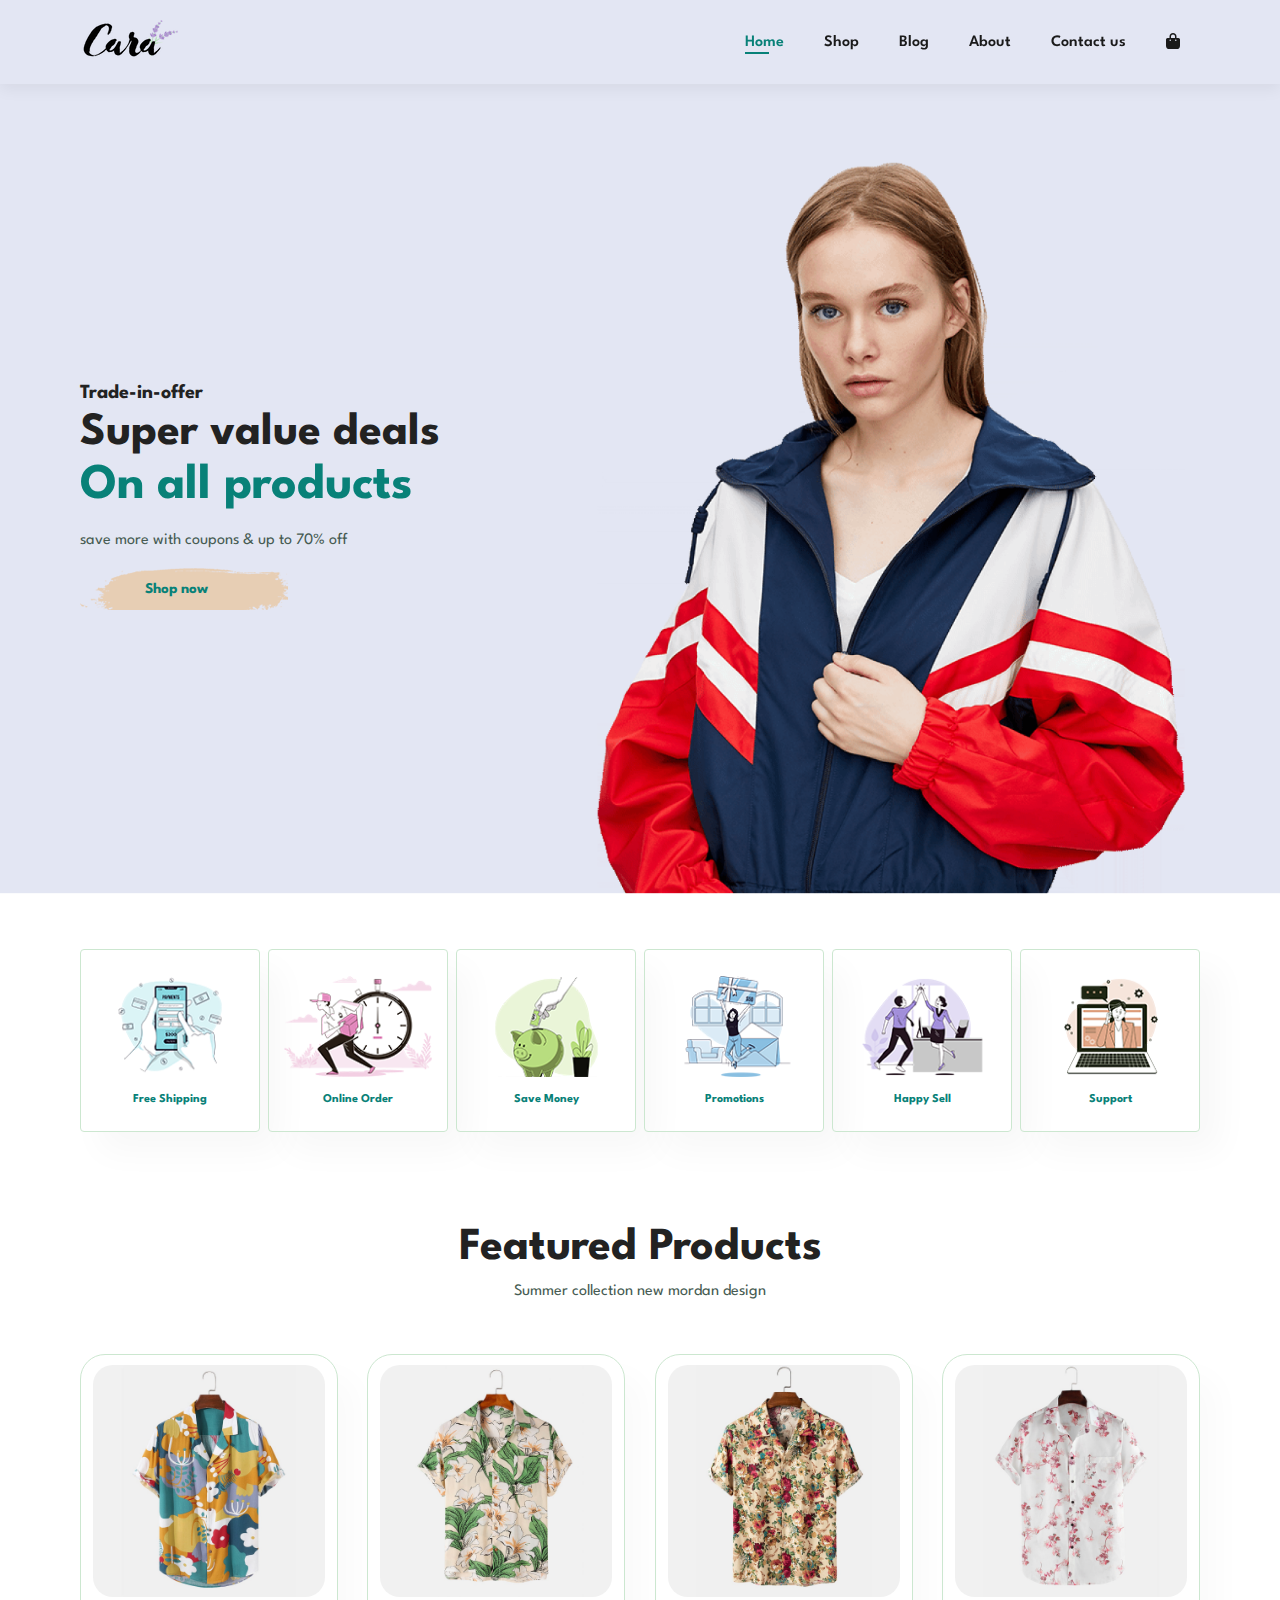
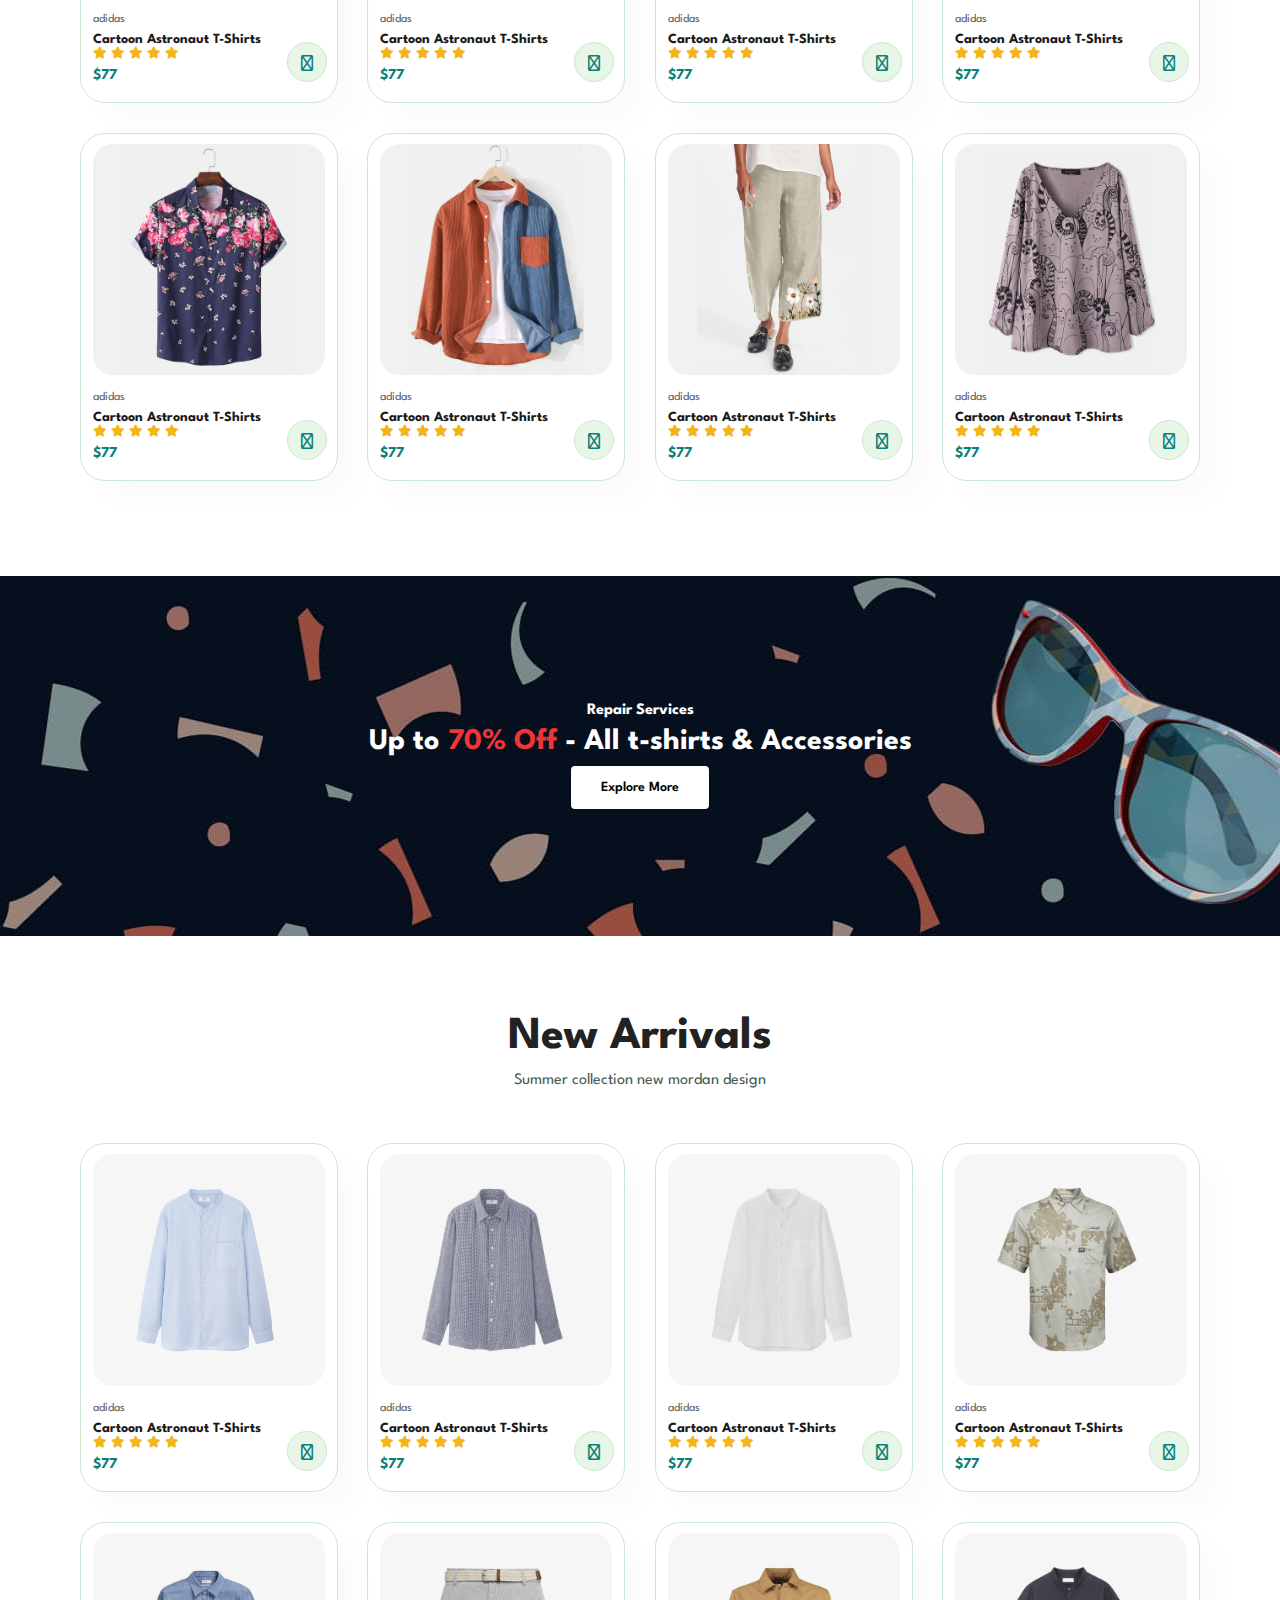
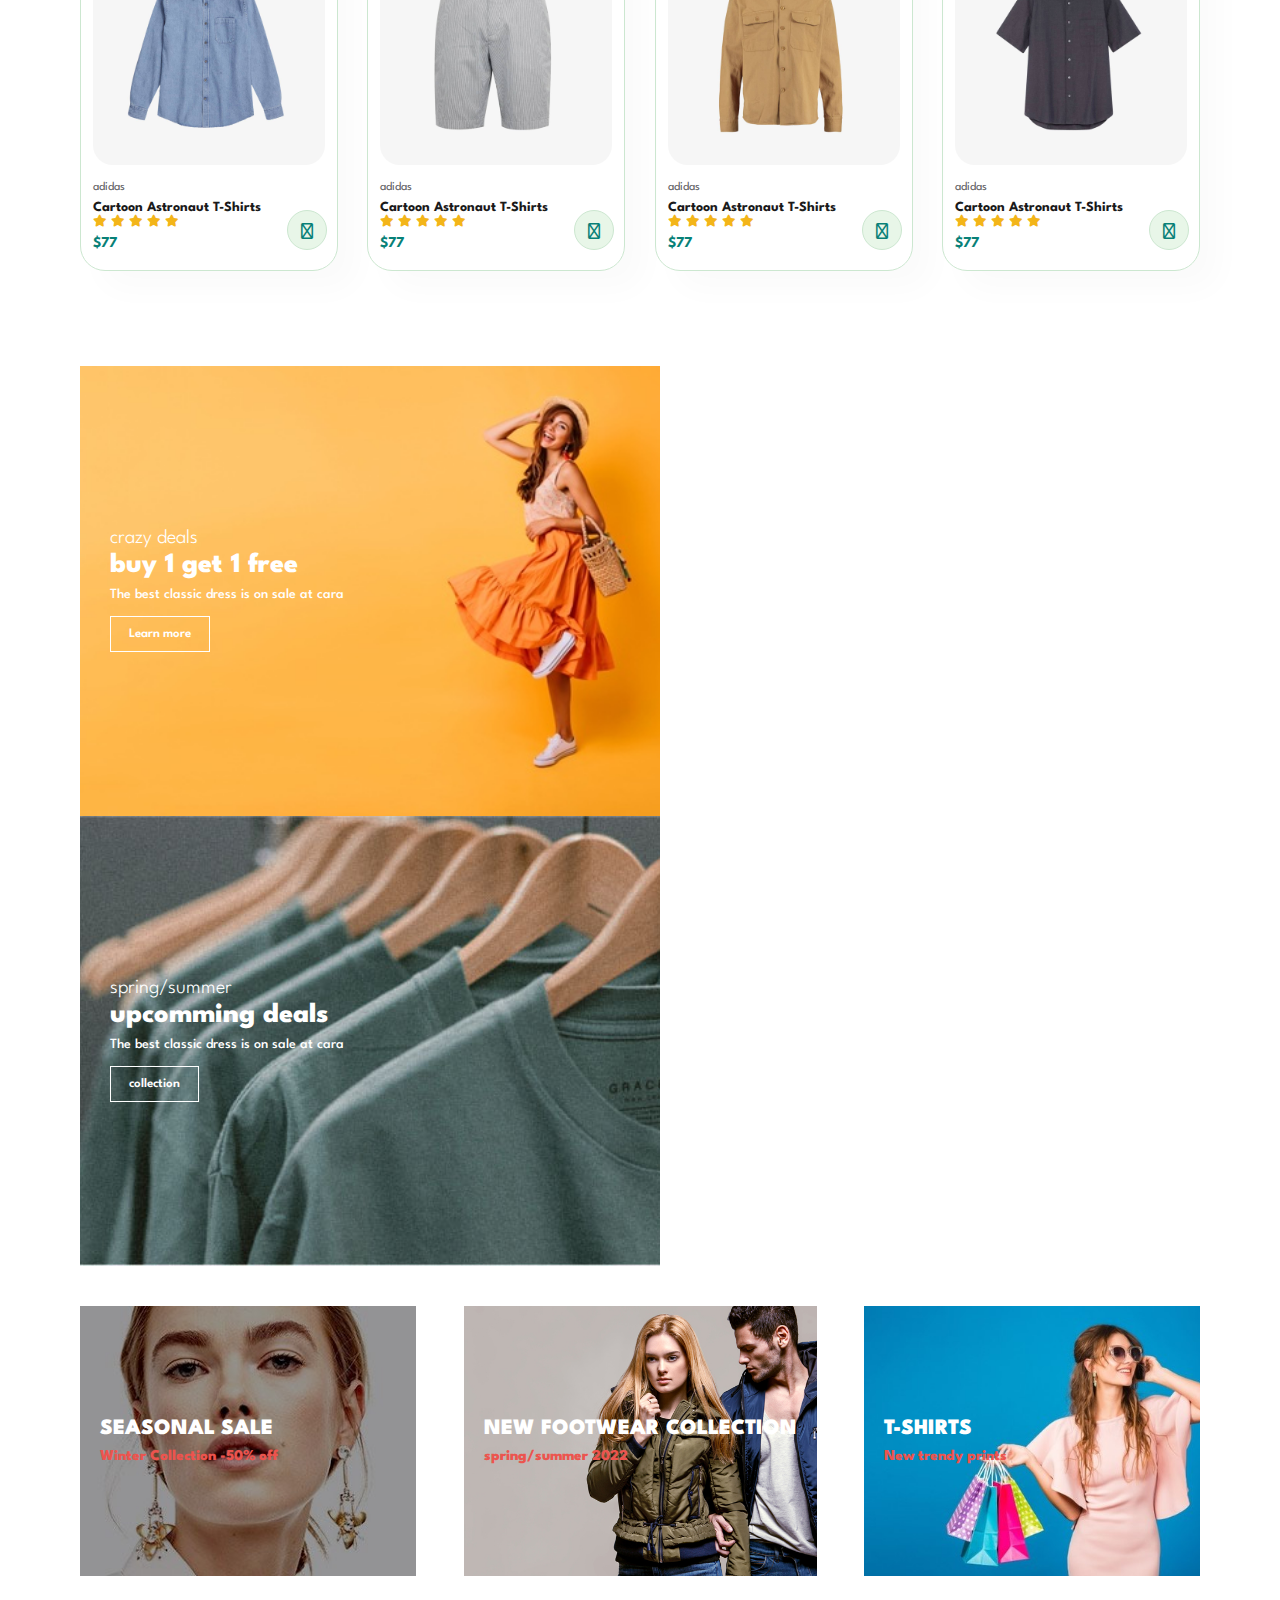
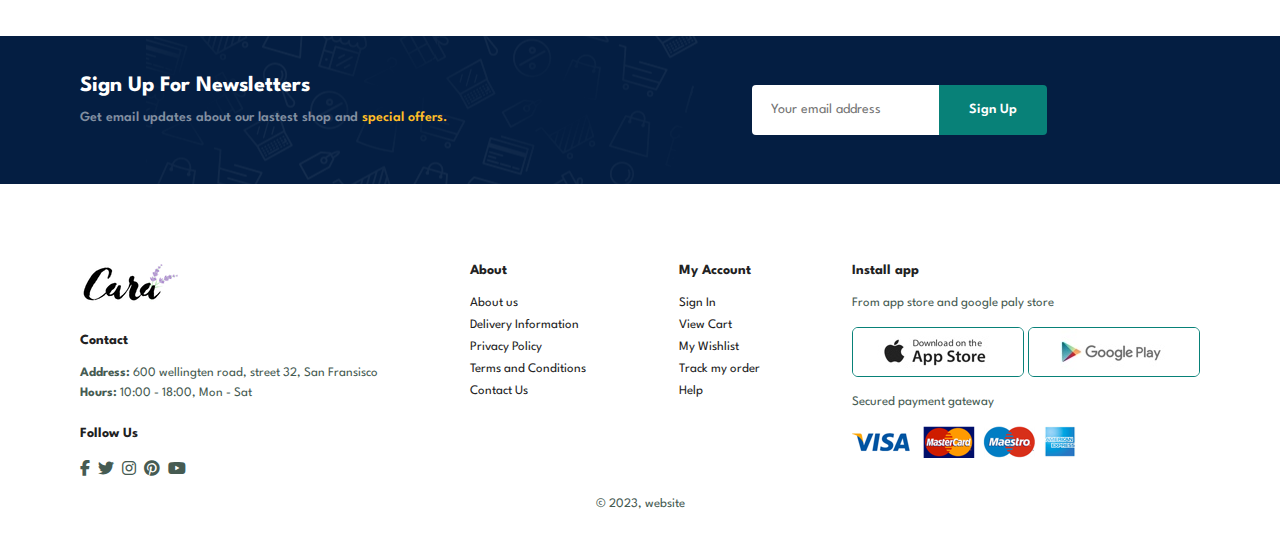
<file: index.html>
<!DOCTYPE html>
<html lang="en">
<head>
    <meta charset="UTF-8">
    <meta name="viewport" content="width=device-width, initial-scale=1.0">
    <title>Ecommerce website</title>

<link rel="stylesheet" href="https://cdnjs.cloudflare.com/ajax/libs/font-awesome/6.5.1/css/all.min.css">
    <link rel="stylesheet" href="style.css">
    
</head>
<body>
    <section id="header">
        <a href="#">
            <img src="images/logo.png" class="logo">
        </a>
        <div>
            <ul id="navbar">
                <li><a class="active" href="index.html">Home</a></li>
                <li><a href="shop.html">Shop</a></li>
                <li><a href="blog.html">Blog</a></li>
                <li><a href="about.html">About</a></li>
                <li><a href="contact.html">Contact us</a></li>
                <li id="lg-bag"><a href="cart.html"><i class="fa-solid fa-bag-shopping"></i></a></li>
                <a href="#" id="close"><i class="fa-solid fa-xmark"></i></a>
            </ul>
        </div>
        <div id="mobile">
            
            <a href="cart.html"><i class="fa-solid fa-bag-shopping"></i></a>
            <i id="bar" class="fa-solid fa-bars"></i>
        </div>
    </section>
    
    <section id="hero">
        <h4>Trade-in-offer</h4>
        <h2>Super value deals</h2>
        <h1>On all products</h1>
        <p>save more with coupons & up to 70% off</p>

        <button>Shop now</button>
    </section>

    <section id="feature" class="section-p1">
          <div class="fe-box">
               <img src="images/features/f1.png" alt="">
               <h6>Free Shipping</h6>
          </div>
          <div class="fe-box">
            <img src="images/features/f2.png" alt="">
            <h6>Online Order</h6>
       </div>
       <div class="fe-box">
        <img src="images/features/f3.png" alt="">
        <h6>Save Money</h6>
       </div>
       <div class="fe-box">
            <img src="images/features/f4.png" alt="">
            <h6>Promotions</h6>
        </div> 
        <div class="fe-box">
            <img src="images/features/f5.png" alt="">
            <h6>Happy Sell</h6>
        </div>
        <div class="fe-box">
            <img src="images/features/f6.png" alt="">
            <h6>Support</h6>
        </div>
    </section>

    <section id="product1" class="section-p1">
       <h2>Featured Products</h2>
       <p>Summer collection new mordan design</p>
       <div class="pro-container">
        <div class="pro"> 
           <img src="images/products/f1.jpg" alt="">
           <div class="des">
            <span>adidas</span>
            <h5>Cartoon Astronaut T-Shirts</h5>
            <div class="star">
                <i class="fas fa-star"></i>
                <i class="fas fa-star"></i>
                <i class="fas fa-star"></i>
                <i class="fas fa-star"></i>
                <i class="fas fa-star"></i>
            </div>
            <h4>$77</h4>
           </div>
           <a href="#"><i class="fa-solid fa-cart-shopping shop"></i></a>
        </div>
        <div class="pro"> 
            <img src="images/products/f2.jpg" alt="">
            <div class="des">
             <span>adidas</span>
             <h5>Cartoon Astronaut T-Shirts</h5>
             <div class="star">
                 <i class="fas fa-star"></i>
                 <i class="fas fa-star"></i>
                 <i class="fas fa-star"></i>
                 <i class="fas fa-star"></i>
                 <i class="fas fa-star"></i>
             </div>
             <h4>$77</h4>
            </div>
            <a href="#"><i class="fa-sharp fa-solid fa-cart-shopping shop"></i></a>
         </div>
         <div class="pro"> 
            <img src="images/products/f3.jpg" alt="">
            <div class="des">
             <span>adidas</span>
             <h5>Cartoon Astronaut T-Shirts</h5>
             <div class="star">
                 <i class="fas fa-star"></i>
                 <i class="fas fa-star"></i>
                 <i class="fas fa-star"></i>
                 <i class="fas fa-star"></i>
                 <i class="fas fa-star"></i>
             </div>
             <h4>$77</h4>
            </div>
            <a href="#"><i class="fa-sharp fa-solid fa-cart-shopping shop"></i></a>
         </div>
         <div class="pro"> 
            <img src="images/products/f4.jpg" alt="">
            <div class="des">
             <span>adidas</span>
             <h5>Cartoon Astronaut T-Shirts</h5>
             <div class="star">
                 <i class="fas fa-star"></i>
                 <i class="fas fa-star"></i>
                 <i class="fas fa-star"></i>
                 <i class="fas fa-star"></i>
                 <i class="fas fa-star"></i>
             </div>
             <h4>$77</h4>
            </div>
            <a href="#"><i class="fa-sharp fa-solid fa-cart-shopping shop"></i></a>
         </div>
         <div class="pro"> 
            <img src="images/products/f5.jpg" alt="">
            <div class="des">
             <span>adidas</span>
             <h5>Cartoon Astronaut T-Shirts</h5>
             <div class="star">
                 <i class="fas fa-star"></i>
                 <i class="fas fa-star"></i>
                 <i class="fas fa-star"></i>
                 <i class="fas fa-star"></i>
                 <i class="fas fa-star"></i>
             </div>
             <h4>$77</h4>
            </div>
            <a href="#"><i class="fa-sharp fa-solid fa-cart-shopping shop"></i></a>
         </div>
         <div class="pro"> 
            <img src="images/products/f6.jpg" alt="">
            <div class="des">
             <span>adidas</span>
             <h5>Cartoon Astronaut T-Shirts</h5>
             <div class="star">
                 <i class="fas fa-star"></i>
                 <i class="fas fa-star"></i>
                 <i class="fas fa-star"></i>
                 <i class="fas fa-star"></i>
                 <i class="fas fa-star"></i>
             </div>
             <h4>$77</h4>
            </div>
            <a href="#"><i class="fa-sharp fa-solid fa-cart-shopping shop"></i></a>
         </div>
         <div class="pro"> 
            <img src="images/products/f7.jpg" alt="">
            <div class="des">
             <span>adidas</span>
             <h5>Cartoon Astronaut T-Shirts</h5>
             <div class="star">
                 <i class="fas fa-star"></i>
                 <i class="fas fa-star"></i>
                 <i class="fas fa-star"></i>
                 <i class="fas fa-star"></i>
                 <i class="fas fa-star"></i>
             </div>
             <h4>$77</h4>
            </div>
            <a href="#"><i class="fa-sharp fa-solid fa-cart-shopping shop"></i></a>
         </div>
         <div class="pro"> 
            <img src="images/products/f8.jpg" alt="">
            <div class="des">
             <span>adidas</span>
             <h5>Cartoon Astronaut T-Shirts</h5>
             <div class="star">
                 <i class="fas fa-star"></i>
                 <i class="fas fa-star"></i>
                 <i class="fas fa-star"></i>
                 <i class="fas fa-star"></i>
                 <i class="fas fa-star"></i>
             </div>
             <h4>$77</h4>
            </div>
            <a href="#"><i class="fa-sharp fa-solid fa-cart-shopping shop"></i></a>
         </div>
       </div>
    </section>

    <section id="banner" class="section-m1">
        <h4>Repair Services</h4>
        <h2>Up to <span>70% Off</span> - All t-shirts & Accessories</h2>
        <button class="normal">Explore More</button>
    </section>
    
    <section id="product1" class="section-p1">
        <h2>New Arrivals</h2>
        <p>Summer collection new mordan design</p>
        <div class="pro-container">
         <div class="pro"> 
            <img src="images/products/n1.jpg" alt="">
            <div class="des">
             <span>adidas</span>
             <h5>Cartoon Astronaut T-Shirts</h5>
             <div class="star">
                 <i class="fas fa-star"></i>
                 <i class="fas fa-star"></i>
                 <i class="fas fa-star"></i>
                 <i class="fas fa-star"></i>
                 <i class="fas fa-star"></i>
             </div>
             <h4>$77</h4>
            </div>
            <a href="#"><i class="fa-sharp fa-solid fa-cart-shopping shop"></i></a>
         </div>
         <div class="pro"> 
             <img src="images/products/n2.jpg" alt="">
             <div class="des">
              <span>adidas</span>
              <h5>Cartoon Astronaut T-Shirts</h5>
              <div class="star">
                  <i class="fas fa-star"></i>
                  <i class="fas fa-star"></i>
                  <i class="fas fa-star"></i>
                  <i class="fas fa-star"></i>
                  <i class="fas fa-star"></i>
              </div>
              <h4>$77</h4>
             </div>
             <a href="#"><i class="fa-sharp fa-solid fa-cart-shopping shop"></i></a>
          </div>
          <div class="pro"> 
             <img src="images/products/n3.jpg" alt="">
             <div class="des">
              <span>adidas</span>
              <h5>Cartoon Astronaut T-Shirts</h5>
              <div class="star">
                  <i class="fas fa-star"></i>
                  <i class="fas fa-star"></i>
                  <i class="fas fa-star"></i>
                  <i class="fas fa-star"></i>
                  <i class="fas fa-star"></i>
              </div>
              <h4>$77</h4>
             </div>
             <a href="#"><i class="fa-sharp fa-solid fa-cart-shopping shop"></i></a>
          </div>
          <div class="pro"> 
             <img src="images/products/n4.jpg" alt="">
             <div class="des">
              <span>adidas</span>
              <h5>Cartoon Astronaut T-Shirts</h5>
              <div class="star">
                  <i class="fas fa-star"></i>
                  <i class="fas fa-star"></i>
                  <i class="fas fa-star"></i>
                  <i class="fas fa-star"></i>
                  <i class="fas fa-star"></i>
              </div>
              <h4>$77</h4>
             </div>
             <a href="#"><i class="fa-sharp fa-solid fa-cart-shopping shop"></i></a>
          </div>
          <div class="pro"> 
             <img src="images/products/n5.jpg" alt="">
             <div class="des">
              <span>adidas</span>
              <h5>Cartoon Astronaut T-Shirts</h5>
              <div class="star">
                  <i class="fas fa-star"></i>
                  <i class="fas fa-star"></i>
                  <i class="fas fa-star"></i>
                  <i class="fas fa-star"></i>
                  <i class="fas fa-star"></i>
              </div>
              <h4>$77</h4>
             </div>
             <a href="#"><i class="fa-sharp fa-solid fa-cart-shopping shop"></i></a>
          </div>
          <div class="pro"> 
             <img src="images/products/n6.jpg" alt="">
             <div class="des">
              <span>adidas</span>
              <h5>Cartoon Astronaut T-Shirts</h5>
              <div class="star">
                  <i class="fas fa-star"></i>
                  <i class="fas fa-star"></i>
                  <i class="fas fa-star"></i>
                  <i class="fas fa-star"></i>
                  <i class="fas fa-star"></i>
              </div>
              <h4>$77</h4>
             </div>
             <a href="#"><i class="fa-sharp fa-solid fa-cart-shopping shop"></i></a>
          </div>
          <div class="pro"> 
             <img src="images/products/n7.jpg" alt="">
             <div class="des">
              <span>adidas</span>
              <h5>Cartoon Astronaut T-Shirts</h5>
              <div class="star">
                  <i class="fas fa-star"></i>
                  <i class="fas fa-star"></i>
                  <i class="fas fa-star"></i>
                  <i class="fas fa-star"></i>
                  <i class="fas fa-star"></i>
              </div>
              <h4>$77</h4>
             </div>
             <a href="#"><i class="fa-sharp fa-solid fa-cart-shopping shop"></i></a>
          </div>
          <div class="pro"> 
             <img src="images/products/n8.jpg" alt="">
             <div class="des">
              <span>adidas</span>
              <h5>Cartoon Astronaut T-Shirts</h5>
              <div class="star">
                  <i class="fas fa-star"></i>
                  <i class="fas fa-star"></i>
                  <i class="fas fa-star"></i>
                  <i class="fas fa-star"></i>
                  <i class="fas fa-star"></i>
              </div>
              <h4>$77</h4>
             </div>
             <a href="#"><i class="fa-sharp fa-solid fa-cart-shopping shop"></i></a>
          </div>
        </div>
     </section>

    <section id="sm-banner" class="section-p1">
        <div class="banner-box">
            <h4>crazy deals</h4>
            <h2>buy 1 get 1 free</h2>
            <span>The best classic dress is on sale at cara</span>
            <button class="white">Learn more</button>
        </div>
        <div class="banner-box banner-box2">
            <h4>spring/summer</h4>
            <h2>upcomming deals</h2>
            <span>The best classic dress is on sale at cara</span>
            <button class="white">collection</button>
        </div>
    </section> 
    <section id="banner3">
        <div class="banner-box">
            <h2>SEASONAL SALE</h2>
            <h3>Winter Collection -50% off</h3>
        </div>
        <div class="banner-box banner-box3">
            <h2>NEW FOOTWEAR COLLECTION</h2>
            <h3>spring/summer 2022</h3>
        </div>
        <div class="banner-box banner-box4">
            <h2>T-SHIRTS</h2>
            <h3>New trendy prints</h3>
        </div>
    </section>

    <section id="newsletters" class="section-m1 section-p1">
        <div class="newstext">
            <h4>Sign Up For Newsletters</h4>
            <p>Get email updates about our lastest shop and <span>special offers.</span></p>
        </div>
        <div class="form">
            <input type="text" placeholder="Your email address">
            <button class="normal">Sign Up</button>
        </div>
    </section>
    
    <footer class="section-p1">
        <div class="col">
            <img class="logo" src="images/logo.png" alt="">
            <h4>Contact</h4>
            <p><strong>Address: </strong>600 wellingten road, street 32, San Fransisco</p>
            <p><strong>Hours: </strong>10:00 - 18:00, Mon - Sat</p>
            <div class="follow">
                <h4>Follow Us</h4>
                <div class="icon">
                    <i class="fa-brands fa-facebook-f"></i>
                    <i class="fa-brands fa-twitter"></i>
                    <i class="fa-brands fa-instagram"></i>
                    <i class="fa-brands fa-pinterest"></i>
                    <i class="fa-brands fa-youtube"></i>
                </div>
            </div>
            
        </div>
        <div class="col">
            <h4>About</h4>
            <a href="#">About us</a>
            <a href="#">Delivery Information</a>
            <a href="#">Privacy Policy</a>
            <a href="#">Terms and Conditions</a>
            <a href="#">Contact Us</a>
        </div>
        <div class="col">
            <h4>My Account</h4>
            <a href="#">Sign In</a>
            <a href="#">View Cart</a>
            <a href="#">My Wishlist</a>
            <a href="#">Track my order</a>
            <a href="#">Help</a>
        </div>
        <div class="col install">
            <h4>Install app</h4>
            <p>From app store and google paly store</p>
            <div class="row">
                <img src="images/pay/app.jpg" alt="">
                <img src="images/pay/play.jpg" alt="">
            </div>
            <p>Secured payment gateway</p>
            <img src="images/pay/pay.png" alt="">
        </div>
        <div class="copyright">
            <p> © 2023, website</p>
        </div>
    </footer>

    <script src="script.js"></script>
</body>
</html>
</file>
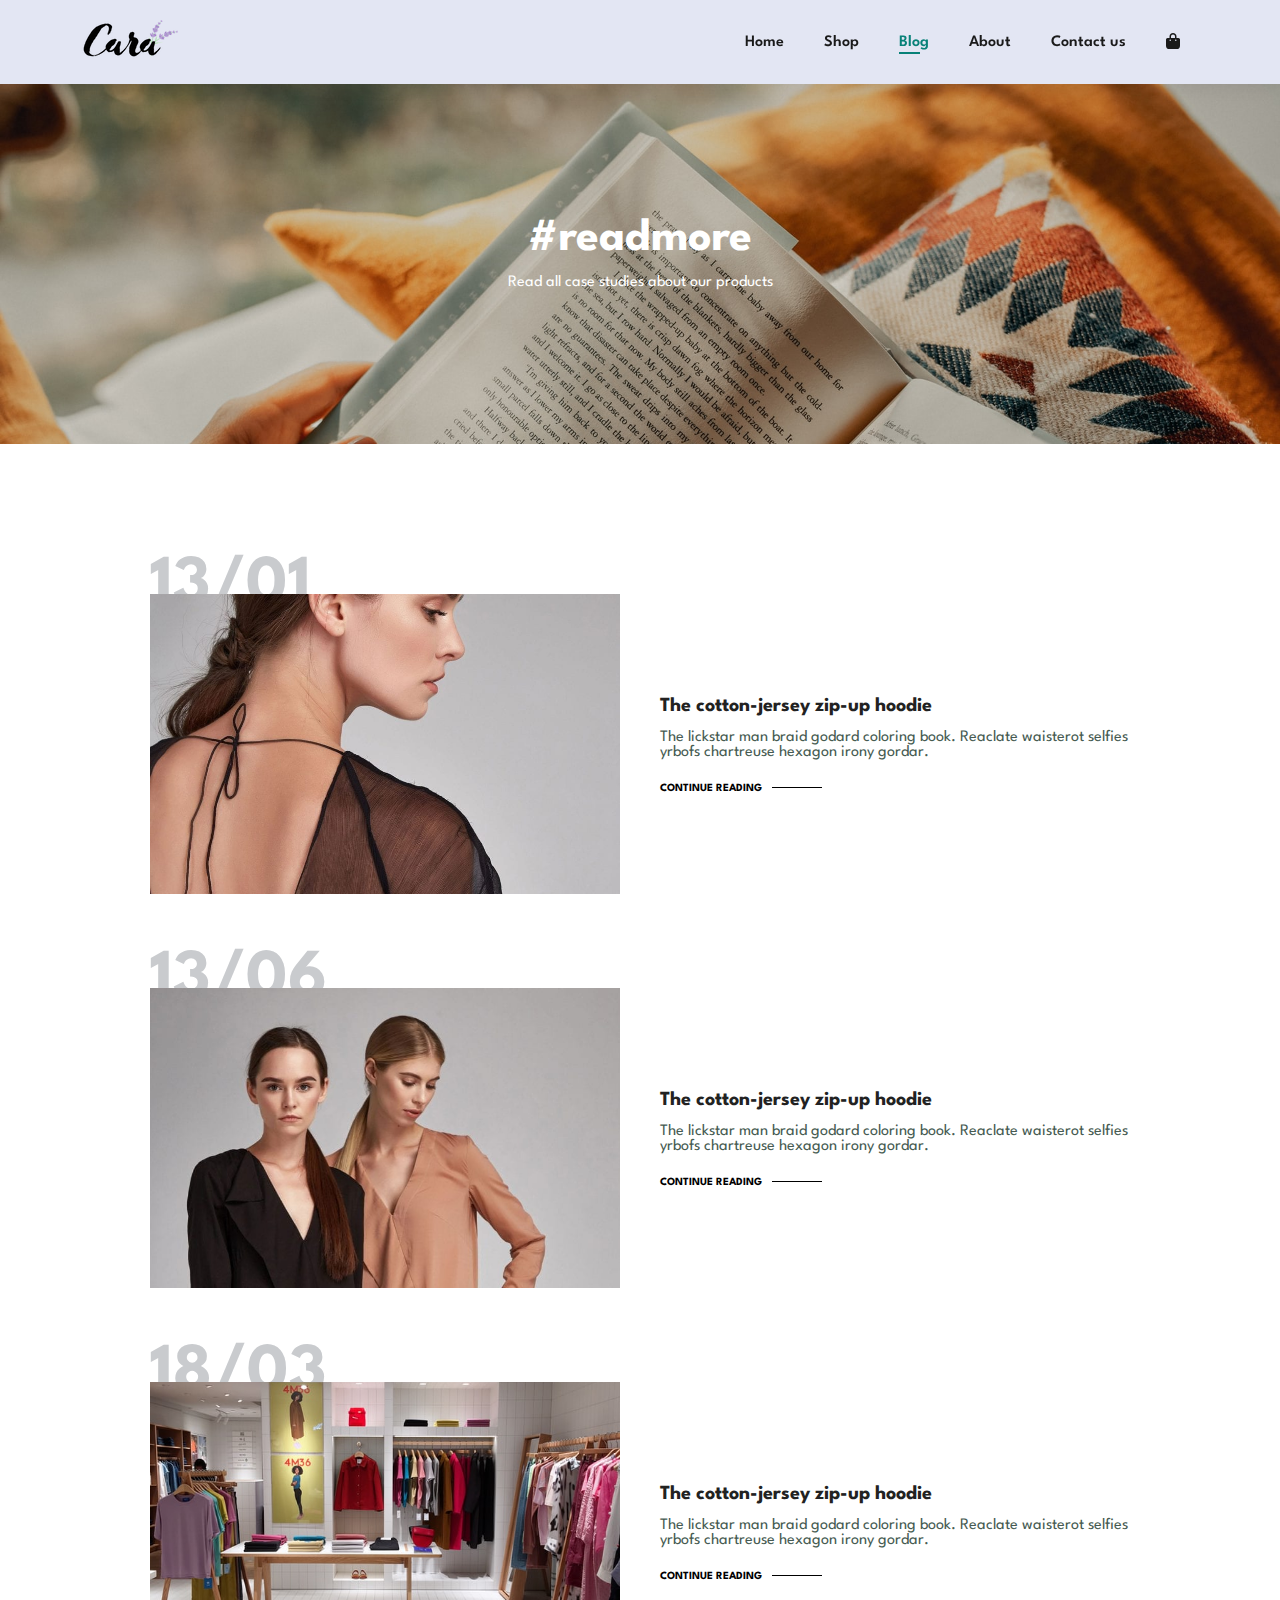
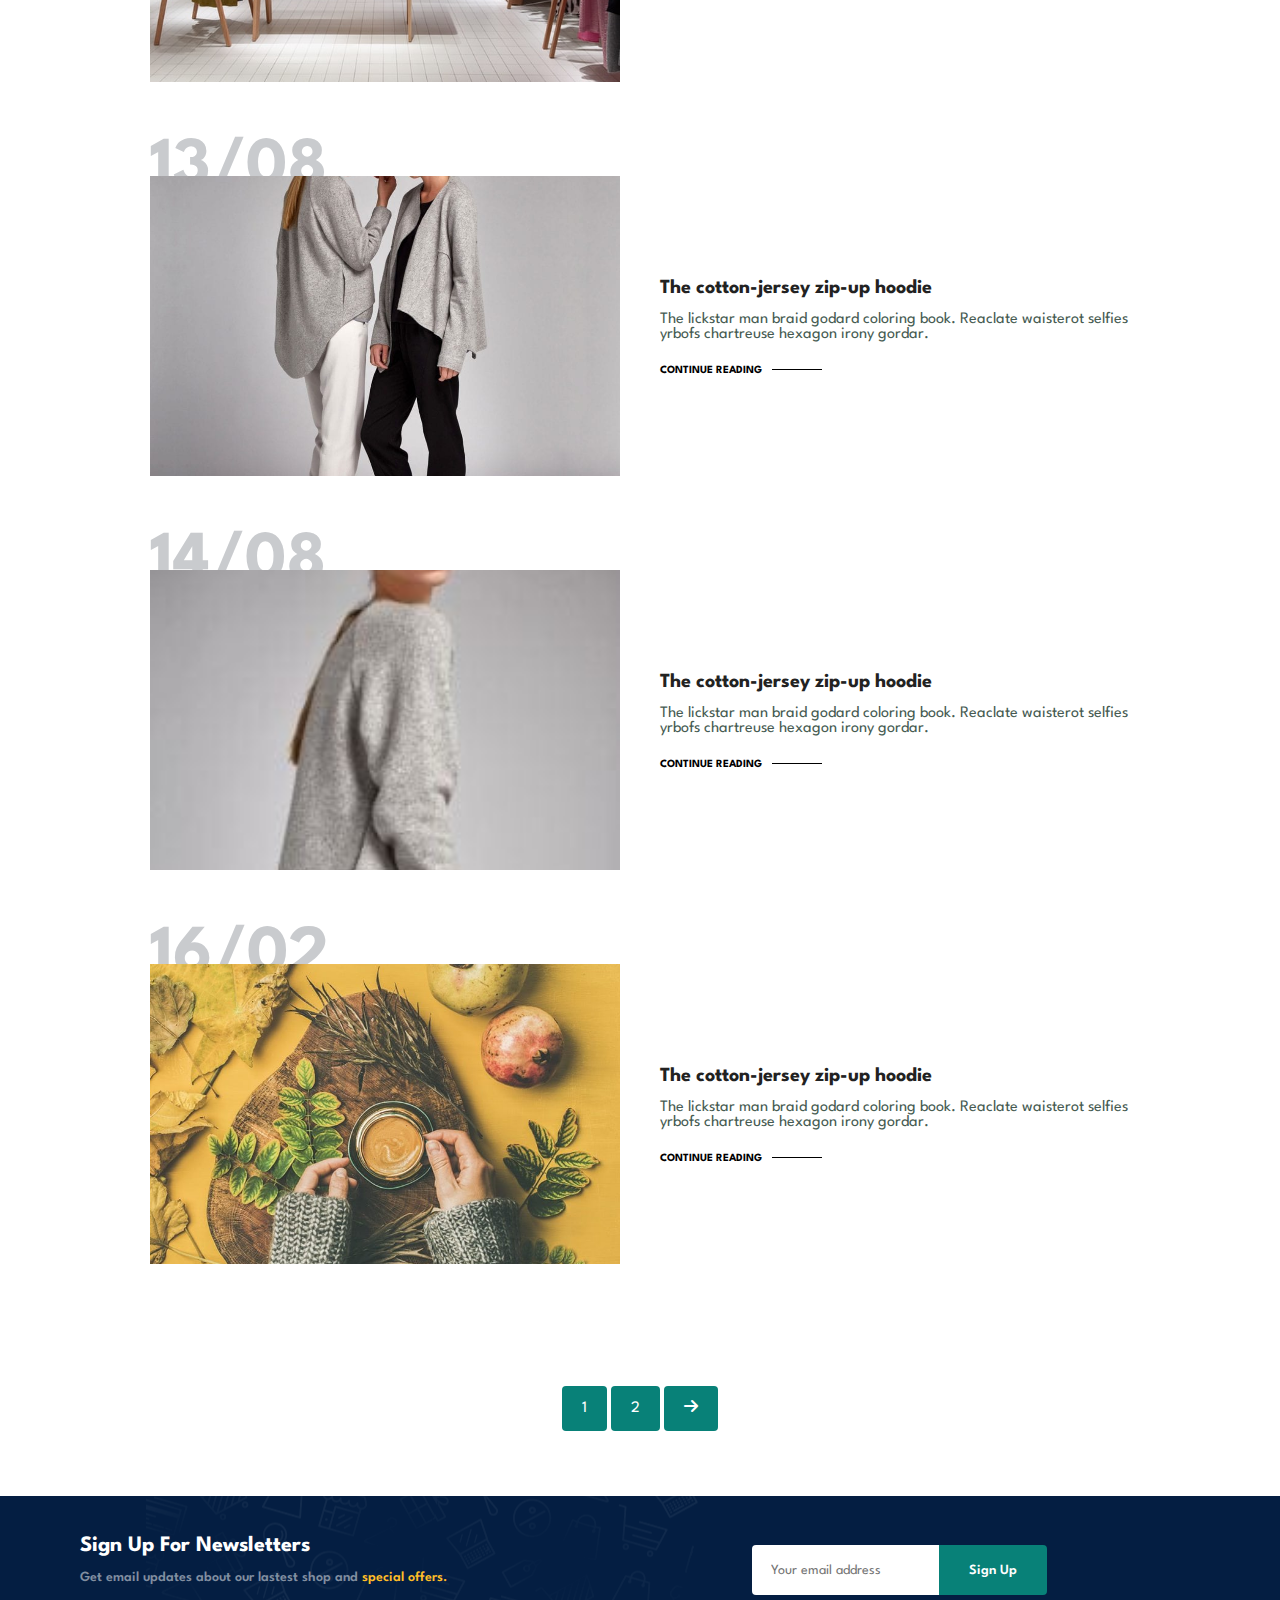
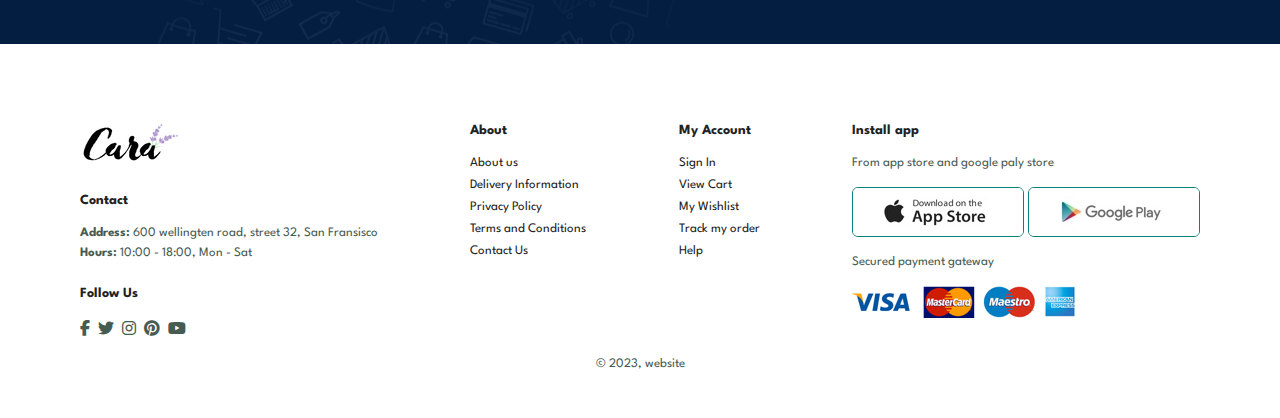
<file: blog.html>
<!DOCTYPE html>
<html lang="en">
<head>
    <meta charset="UTF-8">
    <meta name="viewport" content="width=device-width, initial-scale=1.0">
    <title>Ecommerce website</title>

<link rel="stylesheet" href="https://cdnjs.cloudflare.com/ajax/libs/font-awesome/6.5.1/css/all.min.css">
    <link rel="stylesheet" href="style.css">
    
</head>
<body>
    <section id="header">
        <a href="#">
            <img src="images/logo.png" class="logo">
        </a>
        <div>
            <ul id="navbar">
                <li><a href="index.html">Home</a></li>
                <li><a  href="shop.html">Shop</a></li>
                <li><a class="active" href="blog.html">Blog</a></li>
                <li><a href="about.html">About</a></li>
                <li><a href="contact.html">Contact us</a></li>
                <li id="lg-bag"><a href="cart.html"><i class="fa-solid fa-bag-shopping"></i></a></li>
                <a href="#" id="close"><i class="fa-solid fa-xmark"></i></a>
            </ul>
        </div>
        <div id="mobile">
            
            <a href="cart.html"><i class="fa-solid fa-bag-shopping"></i></a>
            <i id="bar" class="fa-solid fa-bars"></i>
        </div>
    </section>
    
    <section id="page-header" class="blog-header">
        
        <h2>#readmore</h2>
       
        <p>Read all case studies about our products</p>

      
    </section>

    <section id="blog">
        <div class="blog-box">
            <div class="blog-img">
                <img src="images/blog/b1.jpg" alt="">
            </div>
            <div class="blog-details">
                <h4>The cotton-jersey zip-up hoodie</h4>
                <p>The lickstar man braid godard coloring book. Reaclate waisterot selfies
                    yrbofs chartreuse hexagon irony gordar.
                </p>
                <a href="#">CONTINUE READING</a>
            </div>
            <h1>13/01</h1>
        </div>
        <div class="blog-box">
            <div class="blog-img">
                <img src="images/blog/b2.jpg" alt="">
            </div>
            <div class="blog-details">
                <h4>The cotton-jersey zip-up hoodie</h4>
                <p>The lickstar man braid godard coloring book. Reaclate waisterot selfies
                    yrbofs chartreuse hexagon irony gordar.
                </p>
                <a href="#">CONTINUE READING</a>
            </div>
            <h1>13/06</h1>
        </div>
        <div class="blog-box">
            <div class="blog-img">
                <img src="images/blog/b3.jpg" alt="">
            </div>
            <div class="blog-details">
                <h4>The cotton-jersey zip-up hoodie</h4>
                <p>The lickstar man braid godard coloring book. Reaclate waisterot selfies
                    yrbofs chartreuse hexagon irony gordar.
                </p>
                <a href="#">CONTINUE READING</a>
            </div>
            <h1>18/03</h1>
        </div>
        <div class="blog-box">
            <div class="blog-img">
                <img src="images/blog/b4.jpg" alt="">
            </div>
            <div class="blog-details">
                <h4>The cotton-jersey zip-up hoodie</h4>
                <p>The lickstar man braid godard coloring book. Reaclate waisterot selfies
                    yrbofs chartreuse hexagon irony gordar.
                </p>
                <a href="#">CONTINUE READING</a>
            </div>
            <h1>13/08</h1>
        </div>
        <div class="blog-box">
            <div class="blog-img">
                <img src="images/blog/b5.jpg" alt="">
            </div>
            <div class="blog-details">
                <h4>The cotton-jersey zip-up hoodie</h4>
                <p>The lickstar man braid godard coloring book. Reaclate waisterot selfies
                    yrbofs chartreuse hexagon irony gordar.
                </p>
                <a href="#">CONTINUE READING</a>
            </div>
            <h1>14/08</h1>
        </div>
        <div class="blog-box">
            <div class="blog-img">
                <img src="images/blog/b6.jpg" alt="">
            </div>
            <div class="blog-details">
                <h4>The cotton-jersey zip-up hoodie</h4>
                <p>The lickstar man braid godard coloring book. Reaclate waisterot selfies
                    yrbofs chartreuse hexagon irony gordar.
                </p>
                <a href="#">CONTINUE READING</a>
            </div>
            <h1>16/02</h1>
        </div>
        
    </section>

    <section id="pageination" class="section-p1">
        <a href="#">1</a>
        <a href="#">2</a>
        <a href="#"><i class="fa-solid fa-arrow-right"></i></a>
    </section>
    

    <section id="newsletters" class="section-m1 section-p1">
        <div class="newstext">
            <h4>Sign Up For Newsletters</h4>
            <p>Get email updates about our lastest shop and <span>special offers.</span></p>
        </div>
        <div class="form">
            <input type="text" placeholder="Your email address">
            <button class="normal">Sign Up</button>
        </div>
    </section>
    
    <footer class="section-p1">
        <div class="col">
            <img class="logo" src="images/logo.png" alt="">
            <h4>Contact</h4>
            <p><strong>Address: </strong>600 wellingten road, street 32, San Fransisco</p>
            <p><strong>Hours: </strong>10:00 - 18:00, Mon - Sat</p>
            <div class="follow">
                <h4>Follow Us</h4>
                <div class="icon">
                    <i class="fa-brands fa-facebook-f"></i>
                    <i class="fa-brands fa-twitter"></i>
                    <i class="fa-brands fa-instagram"></i>
                    <i class="fa-brands fa-pinterest"></i>
                    <i class="fa-brands fa-youtube"></i>
                </div>
            </div>
            
        </div>
        <div class="col">
            <h4>About</h4>
            <a href="#">About us</a>
            <a href="#">Delivery Information</a>
            <a href="#">Privacy Policy</a>
            <a href="#">Terms and Conditions</a>
            <a href="#">Contact Us</a>
        </div>
        <div class="col">
            <h4>My Account</h4>
            <a href="#">Sign In</a>
            <a href="#">View Cart</a>
            <a href="#">My Wishlist</a>
            <a href="#">Track my order</a>
            <a href="#">Help</a>
        </div>
        <div class="col install">
            <h4>Install app</h4>
            <p>From app store and google paly store</p>
            <div class="row">
                <img src="images/pay/app.jpg" alt="">
                <img src="images/pay/play.jpg" alt="">
            </div>
            <p>Secured payment gateway</p>
            <img src="images/pay/pay.png" alt="">
        </div>
        <div class="copyright">
            <p> © 2023, website</p>
        </div>
    </footer>

    <script src="script.js"></script>
</body>
</html>
</file>
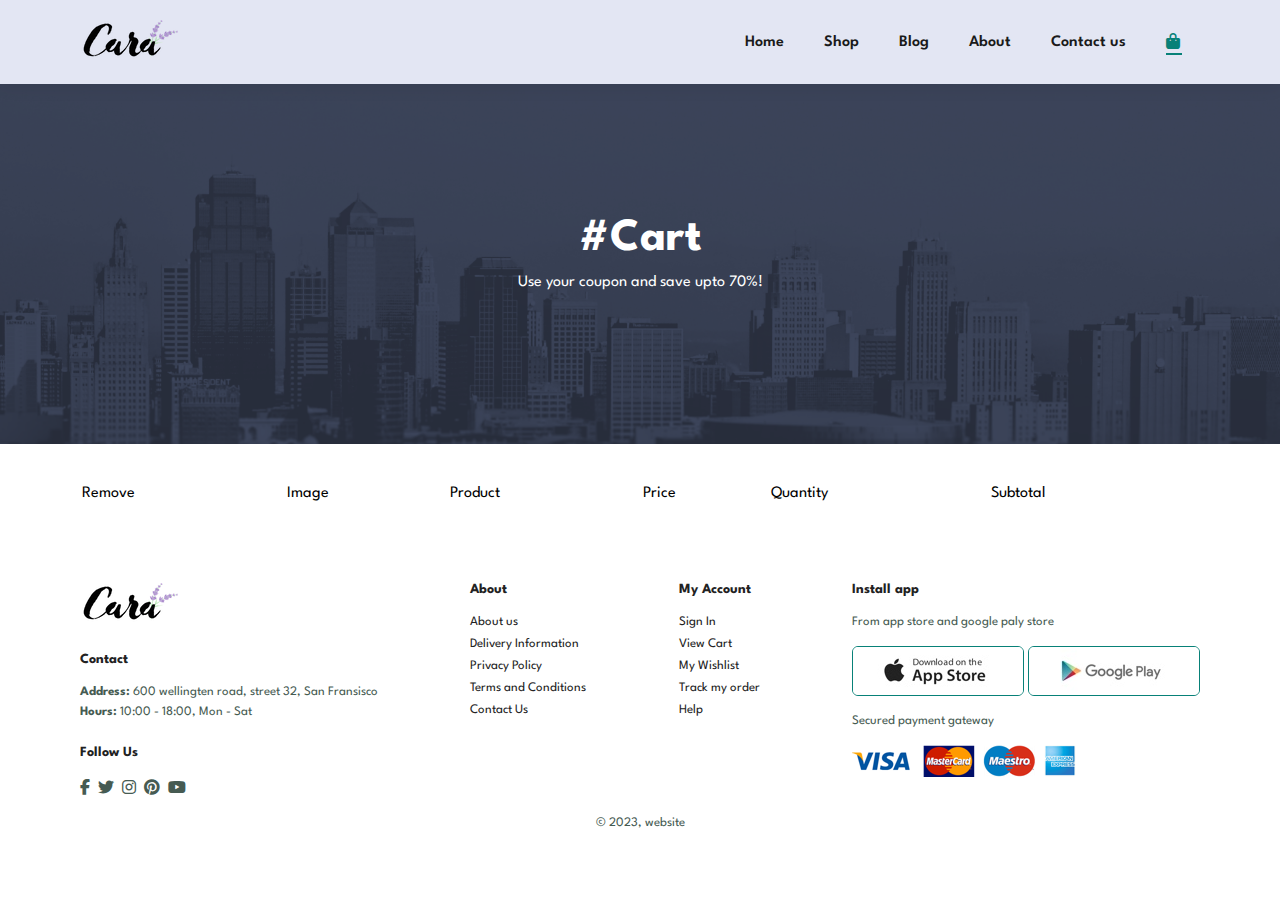
<file: cart.html>
<!DOCTYPE html>
<html lang="en">
<head>
    <meta charset="UTF-8">
    <meta name="viewport" content="width=device-width, initial-scale=1.0">
    <title>Ecommerce website</title>

<link rel="stylesheet" href="https://cdnjs.cloudflare.com/ajax/libs/font-awesome/6.5.1/css/all.min.css">
    <link rel="stylesheet" href="style.css">
    
</head>
<body>
    <section id="header">
        <a href="#">
            <img src="images/logo.png" class="logo">
        </a>
        <div>
            <ul id="navbar">
                <li><a href="index.html">Home</a></li>
                <li><a  href="shop.html">Shop</a></li>
                <li><a href="blog.html">Blog</a></li>
                <li><a href="about.html">About</a></li>
                <li><a   href="contact.html">Contact us</a></li>
                <li id="lg-bag"><a class="active" href="cart.html"><i class="fa-solid fa-bag-shopping"></i></a></li>
                <a href="#" id="close"><i class="fa-solid fa-xmark"></i></a>
            </ul>
        </div>
        <div id="mobile">
            
            <a href="cart.html"><i class="fa-solid fa-bag-shopping"></i></a>
            <i id="bar" class="fa-solid fa-bars"></i>
        </div>
    </section>
    
    <section id="page-header" class="about-header">
        
        <h2>#Cart</h2>
       
        <p>Use your coupon and save upto 70%!</p>

      
    </section>

    <section id="cart" class="section-p1">
        <table width="100%">
            <thead>
                <tr>
                    <td>Remove</td>
                    <td>Image</td>
                    <td>Product</td>
                    <td>Price</td>
                    <td>Quantity</td>
                    <td>Subtotal</td>
                </tr>
            </thead>
        </table>
    </section>

    <footer class="section-p1">
        <div class="col">
            <img class="logo" src="images/logo.png" alt="">
            <h4>Contact</h4>
            <p><strong>Address: </strong>600 wellingten road, street 32, San Fransisco</p>
            <p><strong>Hours: </strong>10:00 - 18:00, Mon - Sat</p>
            <div class="follow">
                <h4>Follow Us</h4>
                <div class="icon">
                    <i class="fa-brands fa-facebook-f"></i>
                    <i class="fa-brands fa-twitter"></i>
                    <i class="fa-brands fa-instagram"></i>
                    <i class="fa-brands fa-pinterest"></i>
                    <i class="fa-brands fa-youtube"></i>
                </div>
            </div>
            
        </div>
        <div class="col">
            <h4>About</h4>
            <a href="#">About us</a>
            <a href="#">Delivery Information</a>
            <a href="#">Privacy Policy</a>
            <a href="#">Terms and Conditions</a>
            <a href="#">Contact Us</a>
        </div>
        <div class="col">
            <h4>My Account</h4>
            <a href="#">Sign In</a>
            <a href="#">View Cart</a>
            <a href="#">My Wishlist</a>
            <a href="#">Track my order</a>
            <a href="#">Help</a>
        </div>
        <div class="col install">
            <h4>Install app</h4>
            <p>From app store and google paly store</p>
            <div class="row">
                <img src="images/pay/app.jpg" alt="">
                <img src="images/pay/play.jpg" alt="">
            </div>
            <p>Secured payment gateway</p>
            <img src="images/pay/pay.png" alt="">
        </div>
        <div class="copyright">
            <p> © 2023, website</p>
        </div>
    </footer>

    <script src="script.js"></script>
</body>
</html>
</file>
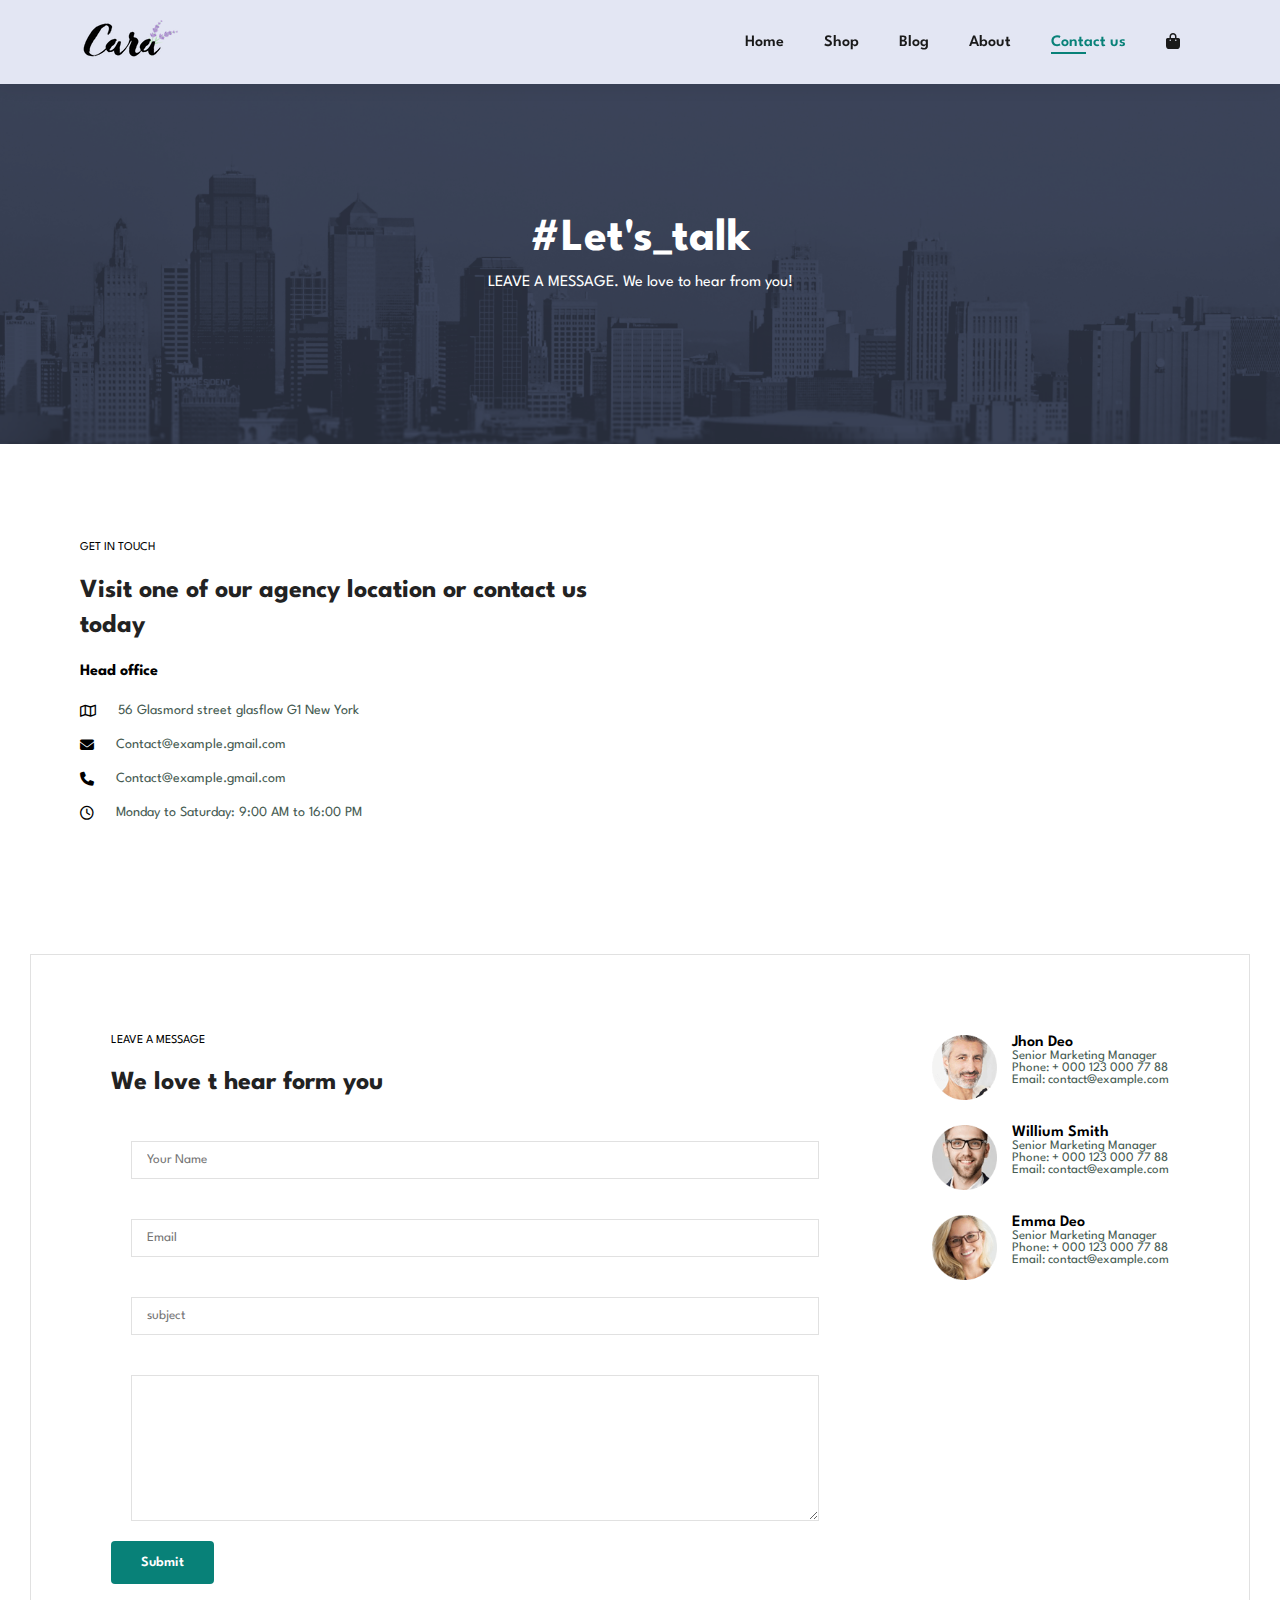
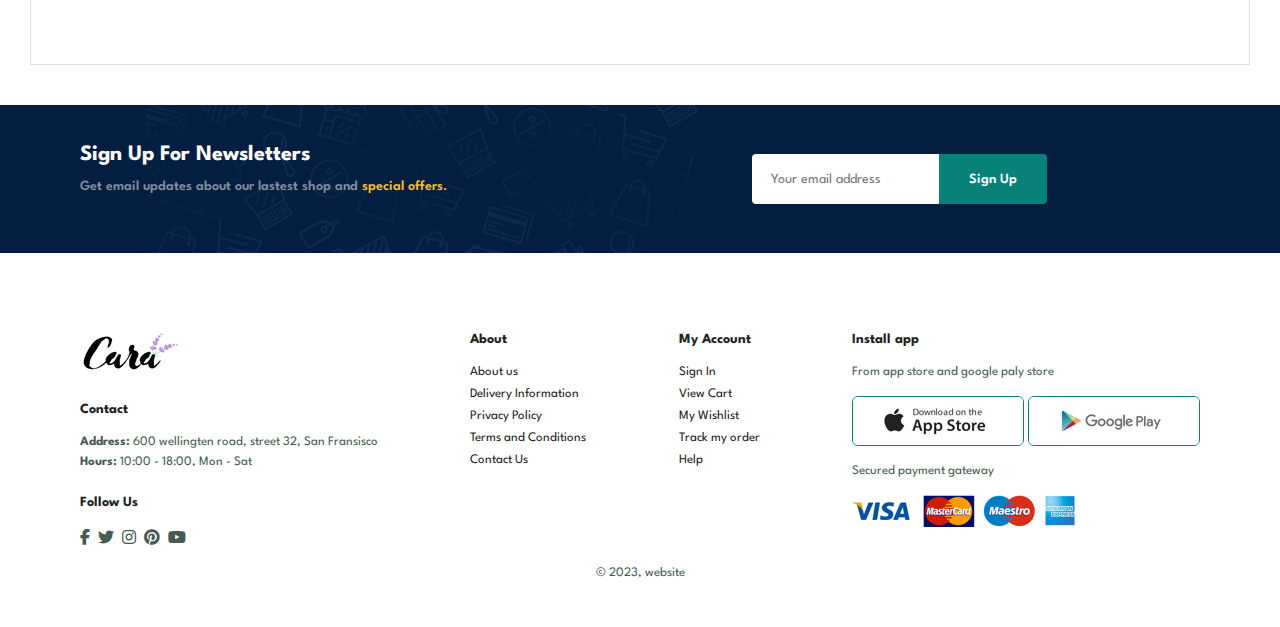
<file: contact.html>
<!DOCTYPE html>
<html lang="en">
<head>
    <meta charset="UTF-8">
    <meta name="viewport" content="width=device-width, initial-scale=1.0">
    <title>Ecommerce website</title>

<link rel="stylesheet" href="https://cdnjs.cloudflare.com/ajax/libs/font-awesome/6.5.1/css/all.min.css">
    <link rel="stylesheet" href="style.css">
    
</head>
<body>
    <section id="header">
        <a href="#">
            <img src="images/logo.png" class="logo">
        </a>
        <div>
            <ul id="navbar">
                <li><a href="index.html">Home</a></li>
                <li><a  href="shop.html">Shop</a></li>
                <li><a href="blog.html">Blog</a></li>
                <li><a href="about.html">About</a></li>
                <li><a class="active"  href="contact.html">Contact us</a></li>
                <li id="lg-bag"><a href="cart.html"><i class="fa-solid fa-bag-shopping"></i></a></li>
                <a href="#" id="close"><i class="fa-solid fa-xmark"></i></a>
            </ul>
        </div>
        <div id="mobile">
            
            <a href="cart.html"><i class="fa-solid fa-bag-shopping"></i></a>
            <i id="bar" class="fa-solid fa-bars"></i>
        </div>
    </section>
    
    <section id="page-header" class="about-header">
        
        <h2>#Let's_talk</h2>
       
        <p>LEAVE A MESSAGE. We love to hear from you!</p>

      
    </section>

    <section id="contact-details" class="section-p1">
        <div class="details">
            <span>GET IN TOUCH</span>
            <h2>Visit one of our agency location or contact us today </h2>
            <h3>Head office</h3>
            <div>
                <li>
                    <i class="fa-regular fa-map"></i>
                    <p>56 Glasmord street glasflow G1 New York</p>
                </li>
                <li>
                    <i class="fa-solid fa-envelope"></i>
                    <p>Contact@example.gmail.com</p>
                </li>
                <li>
                    <i class="fa-solid fa-phone"></i>
                    <p>Contact@example.gmail.com</p>
                </li>
                <li>
                    <i class="fa-regular fa-clock"></i>
                    <p>Monday to Saturday: 9:00 AM to 16:00 PM</p>
                </li>
            </div>
        </div>

        <div class="map">
            <iframe src="https://www.google.com/maps/embed?pb=!1m18!1m12!1m3!1d2469
            .8088029522787!2d-1.2569417241274103!3d51.75481969259944!2m3!1f0!2f0!3f0
            !3m2!1i1024!2i768!4f13.1!3m3!1m2!1s0x4876c6a9ef8c485b%3A0xd2ff1883a001afed!
            2sUniversity%20of%20Oxford!5e0!3m2!1sen!2sin!4v1702891959681!5m2!1sen!2sin"
             width="600" height="450" style="border:0;" allowfullscreen="" loading="lazy"
              referrerpolicy="no-referrer-when-downgrade"></iframe>
        </div>
    </section>  
    
    <section id="form-details">
        <form action="">
            <span>LEAVE A MESSAGE</span>
            <h2>We love t hear form you</h2>
            <input type="text" placeholder="Your Name">
            <input type="text" placeholder="Email">
            <input type="text" placeholder="subject">
            <textarea name="" id="" cols="30" rows="10" placeholder="Your Message">

            </textarea>
            <button class="normal">Submit</button>
        </form>

        <div class="people">
            <div>
                <img src="images/people/1.png" alt="">
                <p><span>Jhon Deo</span>Senior Marketing Manager <br>Phone: + 000 123 000 77 88
                <br>Email: contact@example.com</p>
            </div>
            <div>
                <img src="images/people/2.png" alt="">
                <p><span>Willium Smith</span>Senior Marketing Manager <br>Phone: + 000 123 000 77 88
                <br>Email: contact@example.com</p>
            </div>
            <div>
                <img src="images/people/3.png" alt="">
                <p><span>Emma Deo</span>Senior Marketing Manager <br>Phone: + 000 123 000 77 88
                <br>Email: contact@example.com</p>
            </div>
        </div>
    </section>

    <section id="newsletters" class="section-m1 section-p1">
    <div class="newstext">
        <h4>Sign Up For Newsletters</h4>
        <p>Get email updates about our lastest shop and <span>special offers.</span></p>
    </div>
    <div class="form">
        <input type="text" placeholder="Your email address">
        <button class="normal">Sign Up</button>
    </div>
    </section>

    <footer class="section-p1">
        <div class="col">
            <img class="logo" src="images/logo.png" alt="">
            <h4>Contact</h4>
            <p><strong>Address: </strong>600 wellingten road, street 32, San Fransisco</p>
            <p><strong>Hours: </strong>10:00 - 18:00, Mon - Sat</p>
            <div class="follow">
                <h4>Follow Us</h4>
                <div class="icon">
                    <i class="fa-brands fa-facebook-f"></i>
                    <i class="fa-brands fa-twitter"></i>
                    <i class="fa-brands fa-instagram"></i>
                    <i class="fa-brands fa-pinterest"></i>
                    <i class="fa-brands fa-youtube"></i>
                </div>
            </div>
            
        </div>
        <div class="col">
            <h4>About</h4>
            <a href="#">About us</a>
            <a href="#">Delivery Information</a>
            <a href="#">Privacy Policy</a>
            <a href="#">Terms and Conditions</a>
            <a href="#">Contact Us</a>
        </div>
        <div class="col">
            <h4>My Account</h4>
            <a href="#">Sign In</a>
            <a href="#">View Cart</a>
            <a href="#">My Wishlist</a>
            <a href="#">Track my order</a>
            <a href="#">Help</a>
        </div>
        <div class="col install">
            <h4>Install app</h4>
            <p>From app store and google paly store</p>
            <div class="row">
                <img src="images/pay/app.jpg" alt="">
                <img src="images/pay/play.jpg" alt="">
            </div>
            <p>Secured payment gateway</p>
            <img src="images/pay/pay.png" alt="">
        </div>
        <div class="copyright">
            <p> © 2023, website</p>
        </div>
    </footer>

    <script src="script.js"></script>
</body>
</html>
</file>
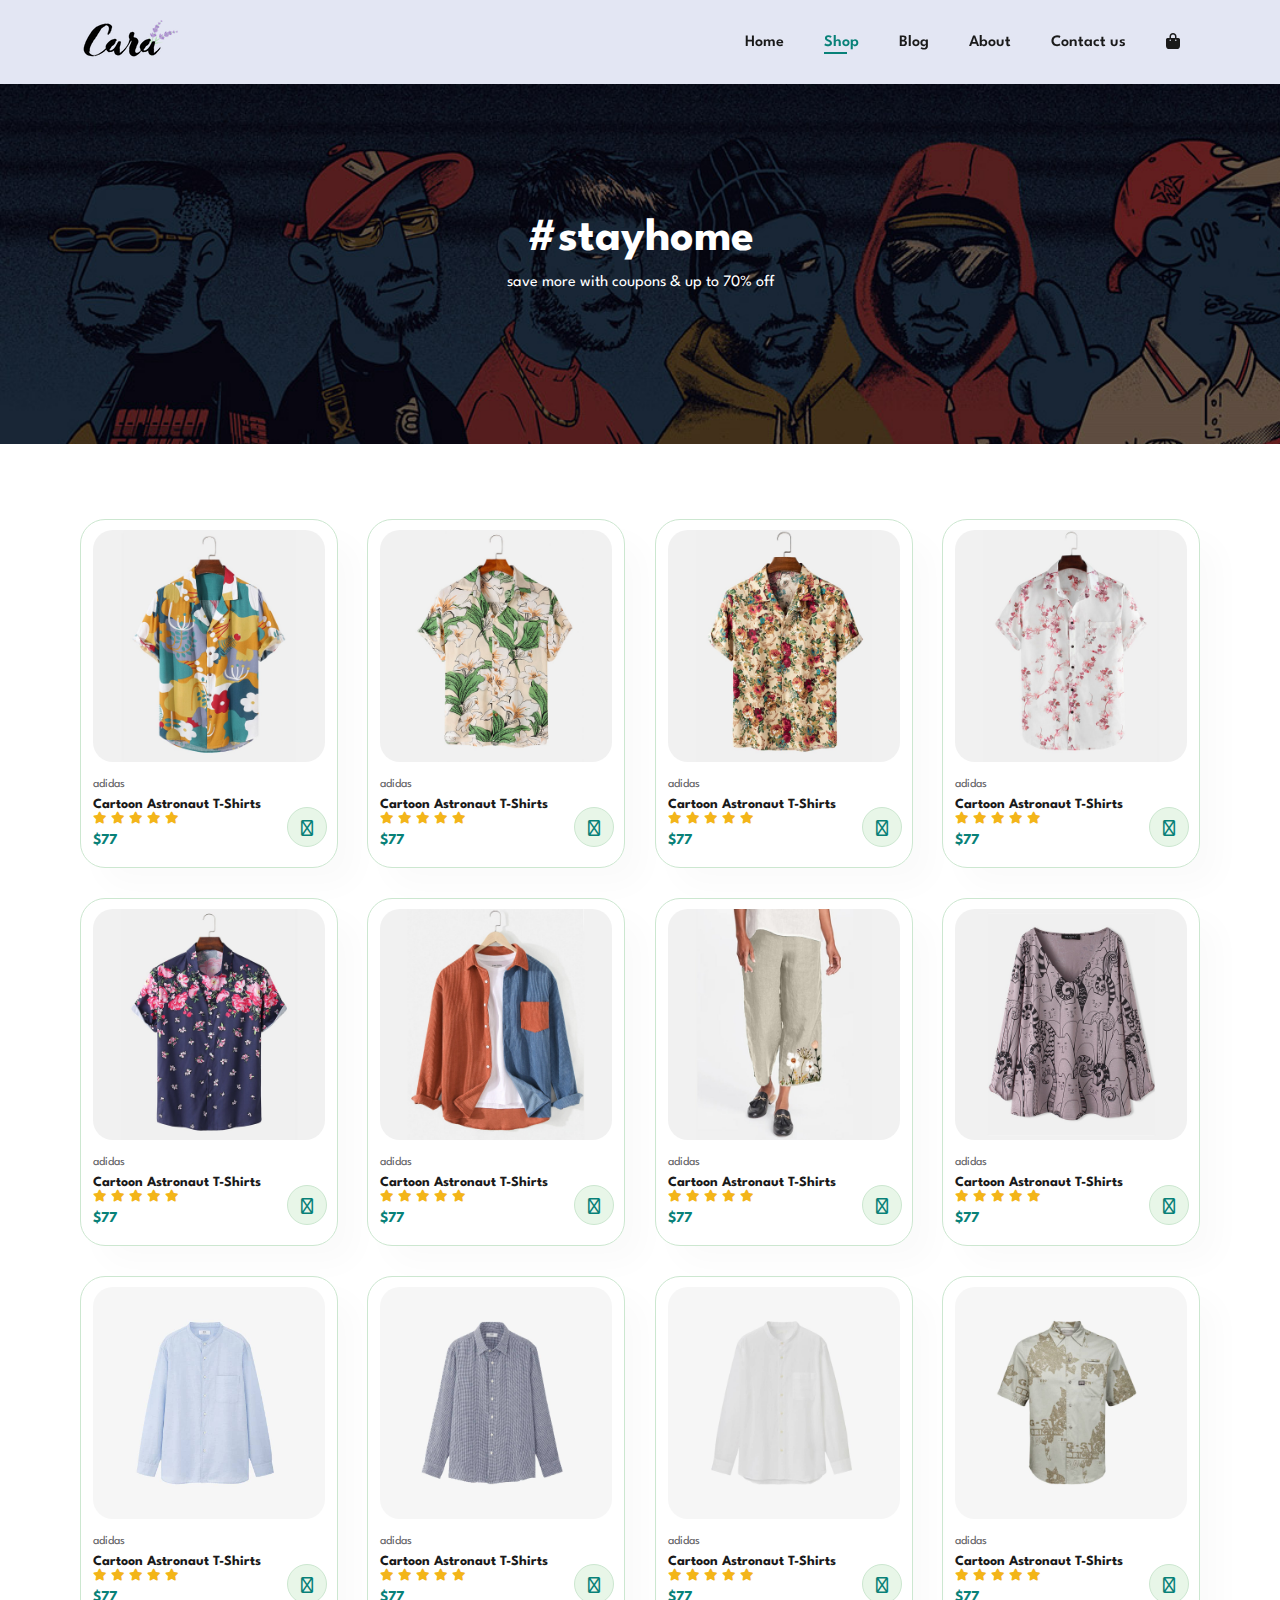
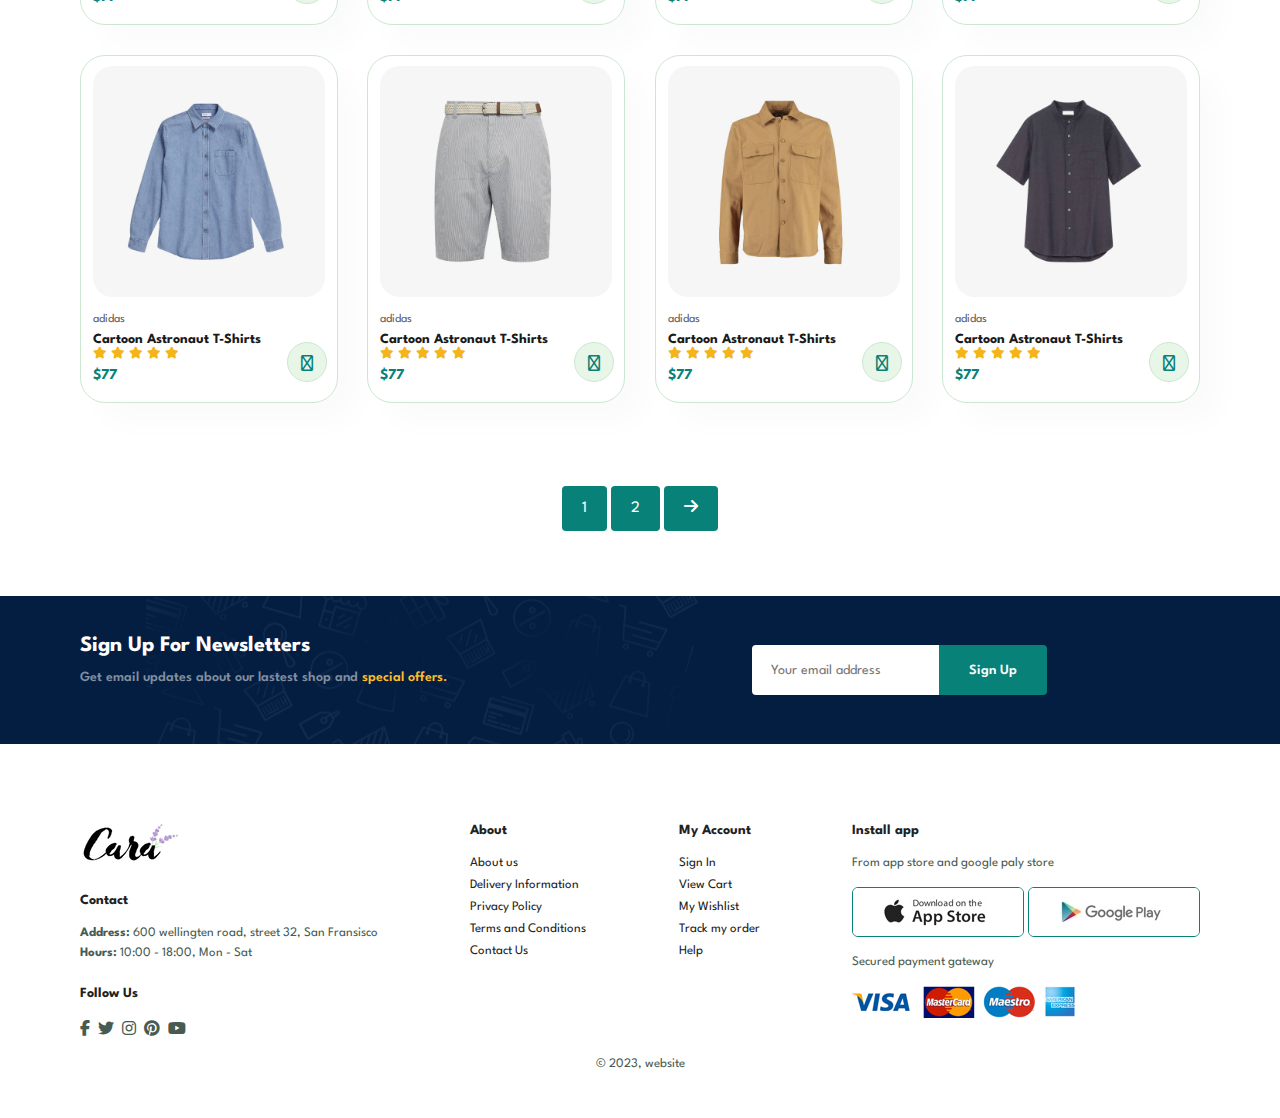
<file: shop.html>
<!DOCTYPE html>
<html lang="en">
<head>
    <meta charset="UTF-8">
    <meta name="viewport" content="width=device-width, initial-scale=1.0">
    <title>Ecommerce website</title>

<link rel="stylesheet" href="https://cdnjs.cloudflare.com/ajax/libs/font-awesome/6.5.1/css/all.min.css">
    <link rel="stylesheet" href="style.css">
    
</head>
<body>
    <section id="header">
        <a href="#">
            <img src="images/logo.png" class="logo">
        </a>
        <div>
            <ul id="navbar">
                <li><a href="index.html">Home</a></li>
                <li><a class="active" href="shop.html">Shop</a></li>
                <li><a href="blog.html">Blog</a></li>
                <li><a href="about.html">About</a></li>
                <li><a href="contact.html">Contact us</a></li>
                <li id="lg-bag"><a href="cart.html"><i class="fa-solid fa-bag-shopping"></i></a></li>
                <a href="#" id="close"><i class="fa-solid fa-xmark"></i></a>
            </ul>
        </div>
        <div id="mobile">
            
            <a href="cart.html"><i class="fa-solid fa-bag-shopping"></i></a>
            <i id="bar" class="fa-solid fa-bars"></i>
        </div>
    </section>
    
    <section id="page-header">
        
        <h2>#stayhome</h2>
       
        <p>save more with coupons & up to 70% off</p>

      
    </section>


    <section id="product1" class="section-p1">
       
       <div class="pro-container">
        <div class="pro" onclick="window.location.href='sproduct.html';"> 
           <img src="images/products/f1.jpg" alt="">
           <div class="des">
            <span>adidas</span>
            <h5>Cartoon Astronaut T-Shirts</h5>
            <div class="star">
                <i class="fas fa-star"></i>
                <i class="fas fa-star"></i>
                <i class="fas fa-star"></i>
                <i class="fas fa-star"></i>
                <i class="fas fa-star"></i>
            </div>
            <h4>$77</h4>
           </div>
           <a href="#"><i class="fa-solid fa-cart-shopping shop"></i></a>
        </div>
        <div class="pro"> 
            <img src="images/products/f2.jpg" alt="">
            <div class="des">
             <span>adidas</span>
             <h5>Cartoon Astronaut T-Shirts</h5>
             <div class="star">
                 <i class="fas fa-star"></i>
                 <i class="fas fa-star"></i>
                 <i class="fas fa-star"></i>
                 <i class="fas fa-star"></i>
                 <i class="fas fa-star"></i>
             </div>
             <h4>$77</h4>
            </div>
            <a href="#"><i class="fa-sharp fa-solid fa-cart-shopping shop"></i></a>
         </div>
         <div class="pro"> 
            <img src="images/products/f3.jpg" alt="">
            <div class="des">
             <span>adidas</span>
             <h5>Cartoon Astronaut T-Shirts</h5>
             <div class="star">
                 <i class="fas fa-star"></i>
                 <i class="fas fa-star"></i>
                 <i class="fas fa-star"></i>
                 <i class="fas fa-star"></i>
                 <i class="fas fa-star"></i>
             </div>
             <h4>$77</h4>
            </div>
            <a href="#"><i class="fa-sharp fa-solid fa-cart-shopping shop"></i></a>
         </div>
         <div class="pro"> 
            <img src="images/products/f4.jpg" alt="">
            <div class="des">
             <span>adidas</span>
             <h5>Cartoon Astronaut T-Shirts</h5>
             <div class="star">
                 <i class="fas fa-star"></i>
                 <i class="fas fa-star"></i>
                 <i class="fas fa-star"></i>
                 <i class="fas fa-star"></i>
                 <i class="fas fa-star"></i>
             </div>
             <h4>$77</h4>
            </div>
            <a href="#"><i class="fa-sharp fa-solid fa-cart-shopping shop"></i></a>
         </div>
         <div class="pro"> 
            <img src="images/products/f5.jpg" alt="">
            <div class="des">
             <span>adidas</span>
             <h5>Cartoon Astronaut T-Shirts</h5>
             <div class="star">
                 <i class="fas fa-star"></i>
                 <i class="fas fa-star"></i>
                 <i class="fas fa-star"></i>
                 <i class="fas fa-star"></i>
                 <i class="fas fa-star"></i>
             </div>
             <h4>$77</h4>
            </div>
            <a href="#"><i class="fa-sharp fa-solid fa-cart-shopping shop"></i></a>
         </div>
         <div class="pro"> 
            <img src="images/products/f6.jpg" alt="">
            <div class="des">
             <span>adidas</span>
             <h5>Cartoon Astronaut T-Shirts</h5>
             <div class="star">
                 <i class="fas fa-star"></i>
                 <i class="fas fa-star"></i>
                 <i class="fas fa-star"></i>
                 <i class="fas fa-star"></i>
                 <i class="fas fa-star"></i>
             </div>
             <h4>$77</h4>
            </div>
            <a href="#"><i class="fa-sharp fa-solid fa-cart-shopping shop"></i></a>
         </div>
         <div class="pro"> 
            <img src="images/products/f7.jpg" alt="">
            <div class="des">
             <span>adidas</span>
             <h5>Cartoon Astronaut T-Shirts</h5>
             <div class="star">
                 <i class="fas fa-star"></i>
                 <i class="fas fa-star"></i>
                 <i class="fas fa-star"></i>
                 <i class="fas fa-star"></i>
                 <i class="fas fa-star"></i>
             </div>
             <h4>$77</h4>
            </div>
            <a href="#"><i class="fa-sharp fa-solid fa-cart-shopping shop"></i></a>
         </div>
         <div class="pro"> 
            <img src="images/products/f8.jpg" alt="">
            <div class="des">
             <span>adidas</span>
             <h5>Cartoon Astronaut T-Shirts</h5>
             <div class="star">
                 <i class="fas fa-star"></i>
                 <i class="fas fa-star"></i>
                 <i class="fas fa-star"></i>
                 <i class="fas fa-star"></i>
                 <i class="fas fa-star"></i>
             </div>
             <h4>$77</h4>
            </div>
            <a href="#"><i class="fa-sharp fa-solid fa-cart-shopping shop"></i></a>
         </div>
    
         <div class="pro"> 
            <img src="images/products/n1.jpg" alt="">
            <div class="des">
             <span>adidas</span>
             <h5>Cartoon Astronaut T-Shirts</h5>
             <div class="star">
                 <i class="fas fa-star"></i>
                 <i class="fas fa-star"></i>
                 <i class="fas fa-star"></i>
                 <i class="fas fa-star"></i>
                 <i class="fas fa-star"></i>
             </div>
             <h4>$77</h4>
            </div>
            <a href="#"><i class="fa-sharp fa-solid fa-cart-shopping shop"></i></a>
         </div>
         <div class="pro"> 
             <img src="images/products/n2.jpg" alt="">
             <div class="des">
              <span>adidas</span>
              <h5>Cartoon Astronaut T-Shirts</h5>
              <div class="star">
                  <i class="fas fa-star"></i>
                  <i class="fas fa-star"></i>
                  <i class="fas fa-star"></i>
                  <i class="fas fa-star"></i>
                  <i class="fas fa-star"></i>
              </div>
              <h4>$77</h4>
             </div>
             <a href="#"><i class="fa-sharp fa-solid fa-cart-shopping shop"></i></a>
          </div>
          <div class="pro"> 
             <img src="images/products/n3.jpg" alt="">
             <div class="des">
              <span>adidas</span>
              <h5>Cartoon Astronaut T-Shirts</h5>
              <div class="star">
                  <i class="fas fa-star"></i>
                  <i class="fas fa-star"></i>
                  <i class="fas fa-star"></i>
                  <i class="fas fa-star"></i>
                  <i class="fas fa-star"></i>
              </div>
              <h4>$77</h4>
             </div>
             <a href="#"><i class="fa-sharp fa-solid fa-cart-shopping shop"></i></a>
          </div>
          <div class="pro"> 
             <img src="images/products/n4.jpg" alt="">
             <div class="des">
              <span>adidas</span>
              <h5>Cartoon Astronaut T-Shirts</h5>
              <div class="star">
                  <i class="fas fa-star"></i>
                  <i class="fas fa-star"></i>
                  <i class="fas fa-star"></i>
                  <i class="fas fa-star"></i>
                  <i class="fas fa-star"></i>
              </div>
              <h4>$77</h4>
             </div>
             <a href="#"><i class="fa-sharp fa-solid fa-cart-shopping shop"></i></a>
          </div>
          <div class="pro"> 
             <img src="images/products/n5.jpg" alt="">
             <div class="des">
              <span>adidas</span>
              <h5>Cartoon Astronaut T-Shirts</h5>
              <div class="star">
                  <i class="fas fa-star"></i>
                  <i class="fas fa-star"></i>
                  <i class="fas fa-star"></i>
                  <i class="fas fa-star"></i>
                  <i class="fas fa-star"></i>
              </div>
              <h4>$77</h4>
             </div>
             <a href="#"><i class="fa-sharp fa-solid fa-cart-shopping shop"></i></a>
          </div>
          <div class="pro"> 
             <img src="images/products/n6.jpg" alt="">
             <div class="des">
              <span>adidas</span>
              <h5>Cartoon Astronaut T-Shirts</h5>
              <div class="star">
                  <i class="fas fa-star"></i>
                  <i class="fas fa-star"></i>
                  <i class="fas fa-star"></i>
                  <i class="fas fa-star"></i>
                  <i class="fas fa-star"></i>
              </div>
              <h4>$77</h4>
             </div>
             <a href="#"><i class="fa-sharp fa-solid fa-cart-shopping shop"></i></a>
          </div>
          <div class="pro"> 
             <img src="images/products/n7.jpg" alt="">
             <div class="des">
              <span>adidas</span>
              <h5>Cartoon Astronaut T-Shirts</h5>
              <div class="star">
                  <i class="fas fa-star"></i>
                  <i class="fas fa-star"></i>
                  <i class="fas fa-star"></i>
                  <i class="fas fa-star"></i>
                  <i class="fas fa-star"></i>
              </div>
              <h4>$77</h4>
             </div>
             <a href="#"><i class="fa-sharp fa-solid fa-cart-shopping shop"></i></a>
          </div>
          <div class="pro"> 
             <img src="images/products/n8.jpg" alt="">
             <div class="des">
              <span>adidas</span>
              <h5>Cartoon Astronaut T-Shirts</h5>
              <div class="star">
                  <i class="fas fa-star"></i>
                  <i class="fas fa-star"></i>
                  <i class="fas fa-star"></i>
                  <i class="fas fa-star"></i>
                  <i class="fas fa-star"></i>
              </div>
              <h4>$77</h4>
             </div>
             <a href="#"><i class="fa-sharp fa-solid fa-cart-shopping shop"></i></a>
          </div>
        </div>
     </section>

    <section id="pageination" class="section-p1">
        <a href="#">1</a>
        <a href="#">2</a>
        <a href="#"><i class="fa-solid fa-arrow-right"></i></a>
    </section>
    

    <section id="newsletters" class="section-m1 section-p1">
        <div class="newstext">
            <h4>Sign Up For Newsletters</h4>
            <p>Get email updates about our lastest shop and <span>special offers.</span></p>
        </div>
        <div class="form">
            <input type="text" placeholder="Your email address">
            <button class="normal">Sign Up</button>
        </div>
    </section>
    
    <footer class="section-p1">
        <div class="col">
            <img class="logo" src="images/logo.png" alt="">
            <h4>Contact</h4>
            <p><strong>Address: </strong>600 wellingten road, street 32, San Fransisco</p>
            <p><strong>Hours: </strong>10:00 - 18:00, Mon - Sat</p>
            <div class="follow">
                <h4>Follow Us</h4>
                <div class="icon">
                    <i class="fa-brands fa-facebook-f"></i>
                    <i class="fa-brands fa-twitter"></i>
                    <i class="fa-brands fa-instagram"></i>
                    <i class="fa-brands fa-pinterest"></i>
                    <i class="fa-brands fa-youtube"></i>
                </div>
            </div>
            
        </div>
        <div class="col">
            <h4>About</h4>
            <a href="#">About us</a>
            <a href="#">Delivery Information</a>
            <a href="#">Privacy Policy</a>
            <a href="#">Terms and Conditions</a>
            <a href="#">Contact Us</a>
        </div>
        <div class="col">
            <h4>My Account</h4>
            <a href="#">Sign In</a>
            <a href="#">View Cart</a>
            <a href="#">My Wishlist</a>
            <a href="#">Track my order</a>
            <a href="#">Help</a>
        </div>
        <div class="col install">
            <h4>Install app</h4>
            <p>From app store and google paly store</p>
            <div class="row">
                <img src="images/pay/app.jpg" alt="">
                <img src="images/pay/play.jpg" alt="">
            </div>
            <p>Secured payment gateway</p>
            <img src="images/pay/pay.png" alt="">
        </div>
        <div class="copyright">
            <p> © 2023, website</p>
        </div>
    </footer>

    <script src="script.js"></script>
</body>
</html>
</file>
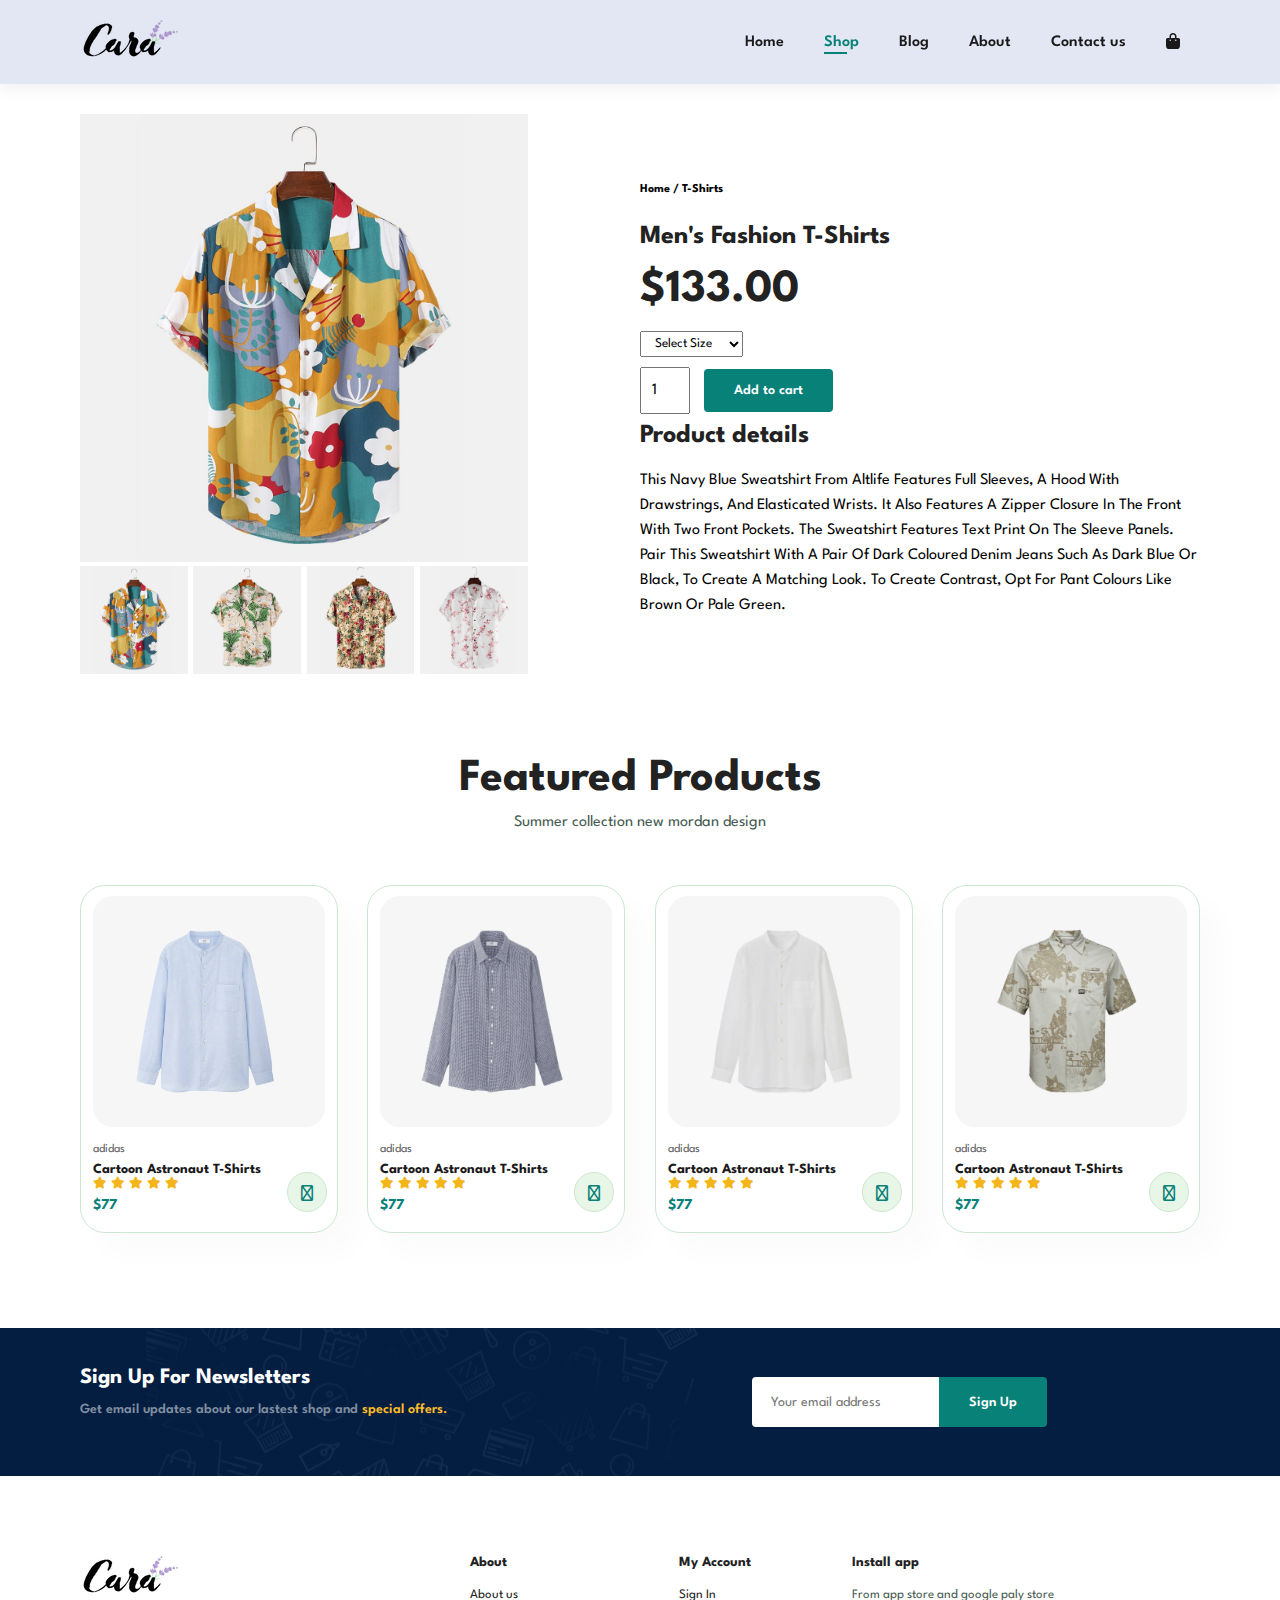
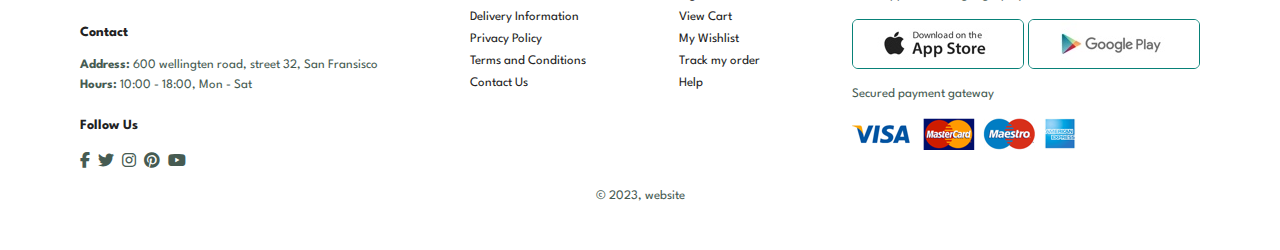
<file: sproduct.html>
<!DOCTYPE html>
<html lang="en">
<head>
    <meta charset="UTF-8">
    <meta name="viewport" content="width=device-width, initial-scale=1.0">
    <title>Ecommerce website</title>

<link rel="stylesheet" href="https://cdnjs.cloudflare.com/ajax/libs/font-awesome/6.5.1/css/all.min.css">
    <link rel="stylesheet" href="style.css">
    
</head>
<body>
    <section id="header">
        <a href="#">
            <img src="images/logo.png" class="logo">
        </a>
        <div>
            <ul id="navbar">
                <li><a href="index.html">Home</a></li>
                <li><a class="active" href="shop.html">Shop</a></li>
                <li><a href="blog.html">Blog</a></li>
                <li><a href="about.html">About</a></li>
                <li><a href="contact.html">Contact us</a></li>
                <li id="lg-bag"><a href="cart.html"><i class="fa-solid fa-bag-shopping"></i></a></li>
                <a href="#" id="close"><i class="fa-solid fa-xmark"></i></a>
            </ul>
        </div>
        <div id="mobile">
            
            <a href="cart.html"><i class="fa-solid fa-bag-shopping"></i></a>
            <i id="bar" class="fa-solid fa-bars"></i>
        </div>
    </section>
    
   <section id="prodetails" class="section-p1">
    <div class="single-pro-image">
        <img src="images/products/f1.jpg" width="100%" id="MainImg" alt="">
        <div class="small-img-group">
            <div class="small-img-col">
                <img src="images/products/f1.jpg" width="100%" class="small-img" alt="">
            </div>
            <div class="small-img-col">
                <img src="images/products/f2.jpg" width="100%" class="small-img" alt="">
            </div>
            <div class="small-img-col">
                <img src="images/products/f3.jpg" width="100%" class="small-img" alt="">
            </div>
            <div class="small-img-col">
                <img src="images/products/f4.jpg" width="100%" class="small-img" alt="">
            </div>
        </div>
    </div>
    <div class="single-pro-details">
        <h6>Home / T-Shirts</h6>
        <h4>Men's Fashion T-Shirts</h4>
        <h2>$133.00</h2>
        <select>
            <option>Select Size</option>
            <option>2XL</option>
            <option>XL</option>
            <option>Large</option>
            <option>Small</option>
            <option>Extra small</option>
        </select>
        <input type="number" value="1">
        <button class="normal">Add to cart</button>
        <h4>Product details</h4>
        <span>This Navy Blue Sweatshirt From Altlife Features Full Sleeves, A Hood With
            Drawstrings, And Elasticated Wrists. It Also Features A Zipper Closure In The
            Front With Two Front Pockets. The Sweatshirt Features Text Print On The Sleeve 
            Panels. Pair This Sweatshirt With A Pair Of Dark Coloured Denim Jeans Such As Dark
            Blue Or Black, To Create A Matching Look. To Create Contrast, Opt For Pant Colours
            Like Brown Or Pale Green.</span>
    </div>
   </section>
   <section id="product1" class="section-p1">
    <h2>Featured Products</h2>
    <p>Summer collection new mordan design</p>
    <div class="pro-container">
     <div class="pro"> 
        <img src="images/products/n1.jpg" alt="">
        <div class="des">
         <span>adidas</span>
         <h5>Cartoon Astronaut T-Shirts</h5>
         <div class="star">
             <i class="fas fa-star"></i>
             <i class="fas fa-star"></i>
             <i class="fas fa-star"></i>
             <i class="fas fa-star"></i>
             <i class="fas fa-star"></i>
         </div>
         <h4>$77</h4>
        </div>
        <a href="#"><i class="fa-sharp fa-solid fa-cart-shopping shop"></i></a>
     </div>
     <div class="pro"> 
         <img src="images/products/n2.jpg" alt="">
         <div class="des">
          <span>adidas</span>
          <h5>Cartoon Astronaut T-Shirts</h5>
          <div class="star">
              <i class="fas fa-star"></i>
              <i class="fas fa-star"></i>
              <i class="fas fa-star"></i>
              <i class="fas fa-star"></i>
              <i class="fas fa-star"></i>
          </div>
          <h4>$77</h4>
         </div>
         <a href="#"><i class="fa-sharp fa-solid fa-cart-shopping shop"></i></a>
      </div>
      <div class="pro"> 
         <img src="images/products/n3.jpg" alt="">
         <div class="des">
          <span>adidas</span>
          <h5>Cartoon Astronaut T-Shirts</h5>
          <div class="star">
              <i class="fas fa-star"></i>
              <i class="fas fa-star"></i>
              <i class="fas fa-star"></i>
              <i class="fas fa-star"></i>
              <i class="fas fa-star"></i>
          </div>
          <h4>$77</h4>
         </div>
         <a href="#"><i class="fa-sharp fa-solid fa-cart-shopping shop"></i></a>
      </div>
      <div class="pro"> 
         <img src="images/products/n4.jpg" alt="">
         <div class="des">
          <span>adidas</span>
          <h5>Cartoon Astronaut T-Shirts</h5>
          <div class="star">
              <i class="fas fa-star"></i>
              <i class="fas fa-star"></i>
              <i class="fas fa-star"></i>
              <i class="fas fa-star"></i>
              <i class="fas fa-star"></i>
          </div>
          <h4>$77</h4>
         </div>
         <a href="#"><i class="fa-sharp fa-solid fa-cart-shopping shop"></i></a>
      </div>
      
    </div>
 </section>

    <section id="newsletters" class="section-m1 section-p1">
        <div class="newstext">
            <h4>Sign Up For Newsletters</h4>
            <p>Get email updates about our lastest shop and <span>special offers.</span></p>
        </div>
        <div class="form">
            <input type="text" placeholder="Your email address">
            <button class="normal">Sign Up</button>
        </div>
    </section>
    
    <footer class="section-p1">
        <div class="col">
            <img class="logo" src="images/logo.png" alt="">
            <h4>Contact</h4>
            <p><strong>Address: </strong>600 wellingten road, street 32, San Fransisco</p>
            <p><strong>Hours: </strong>10:00 - 18:00, Mon - Sat</p>
            <div class="follow">
                <h4>Follow Us</h4>
                <div class="icon">
                    <i class="fa-brands fa-facebook-f"></i>
                    <i class="fa-brands fa-twitter"></i>
                    <i class="fa-brands fa-instagram"></i>
                    <i class="fa-brands fa-pinterest"></i>
                    <i class="fa-brands fa-youtube"></i>
                </div>
            </div>
            
        </div>
        <div class="col">
            <h4>About</h4>
            <a href="#">About us</a>
            <a href="#">Delivery Information</a>
            <a href="#">Privacy Policy</a>
            <a href="#">Terms and Conditions</a>
            <a href="#">Contact Us</a>
        </div>
        <div class="col">
            <h4>My Account</h4>
            <a href="#">Sign In</a>
            <a href="#">View Cart</a>
            <a href="#">My Wishlist</a>
            <a href="#">Track my order</a>
            <a href="#">Help</a>
        </div>
        <div class="col install">
            <h4>Install app</h4>
            <p>From app store and google paly store</p>
            <div class="row">
                <img src="images/pay/app.jpg" alt="">
                <img src="images/pay/play.jpg" alt="">
            </div>
            <p>Secured payment gateway</p>
            <img src="images/pay/pay.png" alt="">
        </div>
        <div class="copyright">
            <p> © 2023, website</p>
        </div>
    </footer>

    <script>
        var MainImg = document.getElementById("MainImg");
        var smalling = document.getElementsByClassName("small-img");

        smalling[0].onclick = function(){
            MainImg.src = smalling[0].src;
        }
        smalling[1].onclick = function(){
            MainImg.src = smalling[1].src;
        }
        smalling[2].onclick = function(){
            MainImg.src = smalling[2].src;
        }
        smalling[3].onclick = function(){
            MainImg.src = smalling[3].src;
        }
    </script>

    <script src="script.js"></script>
</body>
</html>
</file>
<file: style.css>
@import url('https://fonts.googleapis.com/css2?family=League+Spartan:wght@100;200;300;400;500;600;700;800;900&display=swap');

* {
    padding: 0;
    margin: 0;
    box-sizing: border-box;
    font-family: 'League Spartan', sans-serif;
}

h1{
   font-size: 50px;
   line-height: 64px;
   color: #222;
}

h2{
   font-size: 46px;
   list-style: 54px;
   color: #222;
}

h4{
   font-size: 20px;
   color: #222;
}

h6{
    font-weight: 700;
    font-size: 12px;
}
p{
   font-size: 16px;
   color: #465b52;
   margin: 15px 0 20px 0;
}
#header{
   display: flex;
   align-items: center;
   justify-content: space-between;
   padding: 20px 80px;
   background-color: #E3E6F3;
   box-shadow: 0 5px 15px rgba(0,0,0,0.06);
   z-index: 999;
   position: sticky;
   top: 0;
   left: 0;
}
#navbar{
   display: flex;
   align-items: center;
   justify-content: center;
}
#navbar li{
   list-style: none;
   padding: 0 20px;
   position: relative;
}
#navbar li a{
   text-decoration: none;
   font-size: 16px;
   font-weight: 600;
   color: #1a1a1a;
   transition: 0.3s ease;
}
#navbar li a:hover,
#navbar li a.active{
  color: #088178;
  
}
#close{
   display: none;
}
#navbar li a.active::after,
#navbar li a:hover::after{
   content: "";
   width: 30%;
   height: 2px;
   background: #088178;
   position: absolute;
   bottom: -4px;
   left: 20px;
}
#mobile{
   display: none;
   align-items: center;
}
#hero{
   background-image: url(images/hero4.png);
   height: 90vh;
   width: 100%;
   background-size: cover;
   background-position: top 25% right 0;
   padding: 0 80px;
   display: flex;
   flex-direction: column;
   align-items: flex-start;
   justify-content: center;
}
#hero h4{
   padding: 15px 0 0 0;
}
#hero h1{
   color: #088178;
}
#hero h2{
   padding: 10px 0 0 0;
}
.section-p1{
   padding: 40px 80px;
}
#page-header{
   background-image: url(images/banner/b1.jpg);
   width: 100%;
   height: 40vh;
   background-size: cover;
   display: flex;
   justify-content: center;
   text-align: center;
   flex-direction: column;
   padding: 14px;
}
#pageination{
   text-align: center;
}

#pageination a{
   text-decoration: none;
   background-color: #088178;
   color: #fff;
   padding: 15px 20px;
   border-radius: 4px;

}
#page-header h2{
   color: #fff;
}
#page-header p{
   color: #fff;
}
.section-m1{
   margin: 40px 0;
}
body{
   width: 100%;
}
button.normal{
   font-size: 14px;
   font-weight: 600;
   cursor: pointer;
   padding: 15px 30px;
   color: #000;
   background-color: #fff;
   border-radius: 4px;
   border: none;
   outline: none;
   transition: 0.2s;
}
button.white{
   font-size: 13px;
   font-weight: 600;
   cursor: pointer;
   padding: 11px 18px;
   color: #fff;
   background-color: transparent;
   
   border: 1px solid #fff;
   outline: none;
   transition: 0.2s;
}
#hero button{
   background-image: url(images/button.png);
   background-color: transparent;
   color: #088178;
   border: 0;
   padding: 14px 80px 14px 65px;
   background-repeat: no-repeat;
   cursor: pointer;
   font-weight: 700;
   font-size: 15px;
}
#feature{
   display: flex;
   align-items: center;
   justify-content: space-between;
   flex-wrap: wrap;
}
#feature .fe-box{
   width: 180px;
   text-align: center;
   padding: 25px 15px;
   box-shadow: 20px 20px 34px rgba(0,0,0,0.03);
   border: 1px solid #cce7d0;
   border-radius: 4px;
   margin: 15px 0;
}
#feature .fe-box:hover{
   box-shadow: 10px 10px 54px rgba(70,62,221,0.2);
}
#feature .fe-box img{
   width: 100%;
   margin-bottom: 10px;
}
#feature .fe-box h6{
   display: inline-block;
   padding: 9px 8px px 8px;
   line-height: 1;
   border-radius: 4px;
   color: #088178;
   
}
#product1{
   text-align: center;
}
#product1 .pro-container{
   display: flex;
   justify-content: space-between;
   padding-top: 20px;
   flex-wrap: wrap;
}
#product1 .pro{
   width: 23%;
   min-width: 250px;
   padding: 10px 12px;
   border: 1px solid #cce7d0;
   border-radius: 25px;
   cursor: pointer;
   box-shadow: 20px 20px 30px rgba(0,0,0,0.02);
   margin: 15px 0;
   transition: 0.2s ease;
   position: relative;
}
#product1 .pro:hover{
   box-shadow: 20px 20px 30px rgba(0,0,0,0.06);
}
#product1 .pro img{
   width: 100%;
   border-radius: 20px;
}
#product1 .pro .des{
   text-align: start;
   padding: 10px 0;
}
#product1 .pro .des span{
   color: #606063;
   font-size: 12px;
}
#product1 .pro .des h5{
   color: #1a1a1a;
   padding-top: 7px;
   font-size: 14px;
}
#product1 .pro .des i{
   font-size: 12px;
   color: rgb(243, 181, 25);
}
#product1 .pro .des h4{
   font-weight: 700;
   color: #088178;
   font-size: 15px;
   padding-top: 7px;
}
#product1 .pro .shop{
   width: 40px;
   height: 40px;
   line-height: 40px;
   border-radius: 50px;
   background-color: #e8f6e8;
   color: #088178;
   font-weight: 500;
   border: 1px solid #cce7d0;
   position: absolute;
   bottom: 20px;
   right: 10px;
}
#banner{
   display: flex;
   flex-direction: column;
   align-items: center;
   text-align: center;
   justify-content: center;
   background-image: url(images/banner/b2.jpg);
   width: 100%;
   height: 40vh;
   background-size: cover;
   background-position: center;
}
#banner h4{
   color: #fff;
   font-size: 16px;
}
#banner h2{
   color: #fff;
   font-size: 30px;
   padding: 10px 0;
}
#banner h2 span{
   color: #ef3636;
}
#banner button:hover{
   background-color: #088178;
   color: #fff;
}
#sm-banner{
   display: flex;
   justify-content: space-between;
   flex-wrap: wrap;
}
#sm-banner .banner-box{
   display: flex;
   flex-direction: column;
   align-items: flex-start;
   padding: 30px;
   justify-content: center;
   background-image: url(images/banner/b17.jpg);
   min-width: 580px;
   height: 50vh;
   background-size: cover;
   background-position: center;
}
#sm-banner .banner-box2{
   background-image: url(images/banner/b10.jpg);
}
#sm-banner h4{
   color: #fff;
   font-size: 20px;
   font-weight: 300;
}
#sm-banner h2{
   color: #fff;
   font-size: 28px;
   font-weight: 800;
   padding-top: 5px;
   
}
#sm-banner span{
   color: #fff;
   font-size: 14px;
   font-weight: 500;
   padding-top: 10px;
   padding-bottom: 15px;
}
#sm-banner .banner-box:hover button{
   background-color: #088178;
   border: 1px solid #088178;
}
#banner3{
   display: flex;
   justify-content: space-between;
   flex-wrap: wrap;
   padding: 0 80px;
}
#banner3 .banner-box{
   display: flex;
   flex-direction: column;
   align-items: flex-start;
   padding: 20px;
   justify-content: center;
   background-image: url(images/banner/b7.jpg);
   min-width: 30%;
   height: 30vh;
   background-size: cover;
   background-position: center;
   margin-bottom: 20px;
}
#banner3 .banner-box3{
   background-image: url(images/banner/b4.jpg);
}
#banner3 .banner-box4{
   background-image: url(images/banner/b18.jpg);
}
#banner3 h2{
   color: #fff;
   font-weight: 900;
   font-size: 22px;
}
#banner3 h3{
   color: #ec544e;
   font-weight: 800;
   font-size: 15px;
   padding-top: 10px;
}
#newsletters{
   display: flex;
   justify-content: space-between;
   flex-wrap: wrap;
   align-items: center;
   background-image: url(images/banner/b14.png);
   background-repeat: no-repeat;
   background-position: 20% 30%;
   background-color: #041e42;
}
#newsletters h4{
   font-size: 22px;
   font-weight: 700;
   color: #fff;
}
#newsletters p{
   font-size: 14px;
   font-weight: 600;
   color: #818ea0;
}
#newsletters p span{
   color: #ffbd27;
}
#newsletters .form{
  display: flex;
  width: 40%;
}
#newsletters input{
   height: 3.125rem;
   padding: 0 1.25em;
   font-size: 14px;
   font-weight: 100%;
   border: 1px solid transparent;
   outline: none;
   border-radius: 4px;
   border-top-right-radius: 0;
   border-bottom-right-radius: 0;
}
#newsletters button{
   color: #fff;
   background-color: #088178;
   white-space: nowrap;
   border-top-left-radius: 0;
   border-bottom-left-radius: 0;
}
footer{
   display: flex;
   justify-content: space-between;
   flex-wrap: wrap;
   
}
footer .col{
   display: flex;
   flex-direction: column;
   margin-bottom: 20px;
   align-items: flex-start;  
}
footer .logo{
   margin-bottom: 30px;
}
footer h4{
   font-size: 14px;
   padding-bottom: 20px;
}
footer p{
   font-size: 13px;
   margin: 0 0 8px 0;
}
footer a{
   font-size: 13px;
   color: #222;
   text-decoration: none;
   margin-bottom: 10px;
}
footer .follow{
   margin-top: 20px;
}
footer .follow i{
   color: #465b52;
   padding-right: 4px;
   cursor: pointer;
}
footer .install .row img{
   border: 1px solid #088178;
   border-radius: 6px;
}
footer .install img{
   margin: 10px 0 15px 0;
}
footer .follow i:hover,
footer a:hover{
   color: #088178;
}
footer .copyright{
width: 100%;
text-align: center;
}
#prodetails .single-pro-image{
   width: 40%;
   margin-right: 50px;
}
.small-img-group{
   display: flex;
   justify-content: space-between;
}
.small-img-col{
   flex-basis: 24%;
   cursor: pointer;
}
#prodetails{
   display: flex;
   justify-content: space-between;
   padding-top: 30px;
}
#prodetails .single-pro-details{
   width: 50%;
   padding-top: 30px;
}
#prodetails .single-pro-details h6{
   padding: 40px 0 20px 0;
}
#prodetails .single-pro-details h4{
   font-size: 26px;
   padding-bottom: 20px;
   padding-top: 10px;
}
#prodetails .single-pro-details h2{
   
   padding-bottom: 20px;
}
#prodetails .single-pro-details select{
   display: block;
   padding: 5px 10px;
   margin-bottom: 10px;
}
#prodetails .single-pro-details select:focus{
   outline: none;
}
#prodetails .single-pro-details input{
   width: 50px;
   height: 47px;
   padding-left: 10px;
   font-size: 16px;
   margin-right: 10px;
}
#prodetails .single-pro-details input:focus{
   outline: none;
}
#prodetails .single-pro-details button{
   background-color: #088178;
   color: #fff;
}
#prodetails .single-pro-details span{
   line-height: 25px;
}


#page-header.blog-header{
   background-image: url(images/banner/b19.jpg);
}
#blog{
   padding: 150px 150px 0 150px;
}
#blog .blog-box{
   display: flex;
   width: 100%;
   align-items: center;
   position: relative;
   padding-bottom: 90px;
}
#blog .blog-img{
   width: 50%;
   margin-right: 40px;
}
#blog img{
   width: 100%;
   height: 300px;
   object-fit: cover;
}
#blog .blog-details{
   width: 50%;
}
#blog .blog-details a{
   text-decoration: none;
   color: #000;
   font-size: 11px;
   font-weight: 700;
   position: relative;
   transition: 0.3s;
}
#blog .blog-details a::after{
   content: "";
   width: 50px;
   height: 1px;
   background-color: #000;
   position: absolute;
   top: 4px;
   right: -60px;
}
#blog .blog-details a:hover{
   color: #088178;
}
#blog .blog-details a:hover::after{
   background-color: #088178;
}
#blog .blog-box h1{
   position: absolute;
   top: -40px;
   left: 0;
   font-size: 70px;
   font-weight: 700;
   color: #c9cbce;
   z-index: -9;
}
#page-header.about-header{
   background-image: url(images/about/banner.png);
}
#about-head{
   display: flex;
   align-items: center;
}
#about-head img{
  width: 50%;
  height: auto;
}
#about-head div{
   padding-left: 40px;
}
#about-app{
   text-align: center;
}
#about-app .video{
   width: 70%;
   height: 100%;
   margin: 30px auto 0 auto;
   align-items: center;
}
#about-app .video video{
   width: 100%;
   height: 100%;
   border-radius: 20px;
}
#contact-details{
   display: flex;
   align-items: center;
   justify-content: space-between;
}
#contact-details.details{
   width: 40%;
}
#contact-details .details span,
#form-details form span{
   font-size: 12px;
}
#contact-details .details h2,
#form-details form h2{
   font-size: 26px;
   line-height: 35px;
   padding: 20px 0;
}
#contact-details .details h3{
   font-size: 16px;
   padding-bottom: 15px;
}
#contact-details .details li{
   list-style: none;
   padding: 10px 0;
   display: flex;
}
#contact-details .details li i{
   font-size: 14px;
   padding-right: 22px;
}
#contact-details .details li p{
   margin: 0;
   font-size: 14px;
}
#contact-details .map{
   width: 55%;
   height: 400px;
}
#contact-details .map iframe{
   width: 100%;
   height: 100%;
}
#form-details{
   display: flex;
   justify-content: space-between;
   padding: 80px;
   margin: 30px;
   border: 1px solid #e1e1e1;
}
#form-details form{
   width: 65%;
   display: flex;
   align-items: flex-start;
   flex-direction: column;
}
#form-details form input,
#form-details form textarea{
   width: 100%;
   padding: 12px 15px;
   outline: none;
   margin: 20px;
   border: 1px solid #e1e1e1;
}
#form-details form button{
   background-color: #088178;
   color: #fff;
}
#form-details .people div{
   padding-bottom: 25px;
   display: flex;
   align-items: flex-start;
}
#form-details .people div img{
   width: 65px;
   height: 65px;
   object-fit: cover;
   margin-right: 15px;
}
#form-details .people div p{
   margin: 0px;
   font-size: 13px;
   
}
#form-details .people div span{
   display: block;
   font-size: 16px;
   font-weight: 600;
   color: #000;
   
}



























@media (max-width:899px) {
   .section-p1 {
      padding: 40px 40px;
  }
   #navbar {
      display: flex;
      align-items: flex-start;
      flex-direction: column;
      justify-content: flex-start;
      position: fixed;
      top: 0;
      right: -300px;
      height: 100vh;
      width: 300px;
      background-color: #E3E6F3;
      box-shadow: 0 40px 60px rgba(0,0,0,0.1);
      padding: 80px 0 0 10px;
      transition: 0.3s;
  }
  #navbar.active{
   right: 0px;
  }
  #navbar li{
   margin-bottom: 25px;
  }
  #mobile{
   display: flex;
   align-items: center;
}
  #mobile i{
   color: #1a1a1a;
   font-size: 24px;
   padding-left: 20px;
  }
  #mobile i:hover{
   color:#088178
  }
  #close{
   display: initial;
   font-size: 24px;
   position: absolute;
   color: #222;
   top: 30px;
   left: 30px;
  }
  #lg-bag{
   display: none;
  }
  #hero {
   height: 90vh;
   padding: 0 80px;
   background-position: top 30% right 30%;
  }
  #feature {
   justify-content: center;
  }
  #feature .fe-box {
   margin: 18px 18px;
}
#product1 .pro-container {
   
   justify-content: center;
  
}
#product1 .pro {
   
   margin: 15px;
   
}
#banner {
   
   height: 20vh;
   
}
#sm-banner .banner-box {
   
   min-width: 100%;
   height: 30vh;
}
#banner3 {
   
   padding: 0 40px;
}
#banner3 .banner-box {
width: 28%;
}
#newsletters .form {
   
   width: 90%;
}
#form-details {
   padding: 40px;
}
#form-details form {
   width: 50%;
}

}

@media (max-width:499px) {
   #header {
      
      padding: 10px 30px;
      
  }
  #hero {
  
   padding: 0 20px;
   background-position: 60%;
}
h2 {
   font-size: 38px;
   
}
h1 {
   font-size: 40px;
   
}
.section-p1 {
   padding: 20px;
}
#feature{
   justify-content: space-between;
}
#feature .fe-box {
   width: 155px;
   margin: 0 0 15px 0;
} 
#product1 .pro {
   width: 100%;
   
}
#banner {
   height: 40vh;
}
#sm-banner .banner-box2 {
   margin-top: 20px;
}
#banner3 {
   padding: 0 20px;
}
#banner3 .banner-box {
   width: 100%;
}
#newsletters .form {
   width: 100%;
}
#newsletters {
   padding: 40px 20px;
}
footer .copyright {
   
   text-align: start;
}

#prodetails {
   display: flex;
   flex-direction: column;
}
#prodetails .single-pro-image {
   width: 100%;
   margin-right: 0px;
}
#prodetails .single-pro-details {
   width: 100%;
   
}
#blog {
   padding: 100px 20px 0 20px;
}
#blog .blog-box {
   display: flex;
   
   flex-direction: column;
   align-items: flex-start;
   
}
#blog .blog-img {
   width: 100%;
   margin-right: 0px;
   margin-bottom: 30px;
}
#blog .blog-details {
   width: 100%;
}

#about-head {
   flex-direction: column;
}
#about-head img {
   width: 100%;
  margin-bottom: 20px;
}
#about-head div {
   padding-left: 0px;
}
#about-app .video {
   width: 90%;
   
}
#contact-details {
  flex-direction: column;
}
#contact-details .map {
   margin-top: 30px;
   width: 100%;
}
#form-details {
   flex-wrap: wrap;
   padding: 30px 10px;
   margin: 10px;
  
}
#form-details form {
   width: 90%;
   margin-bottom: 30px;
}
}
</file>
